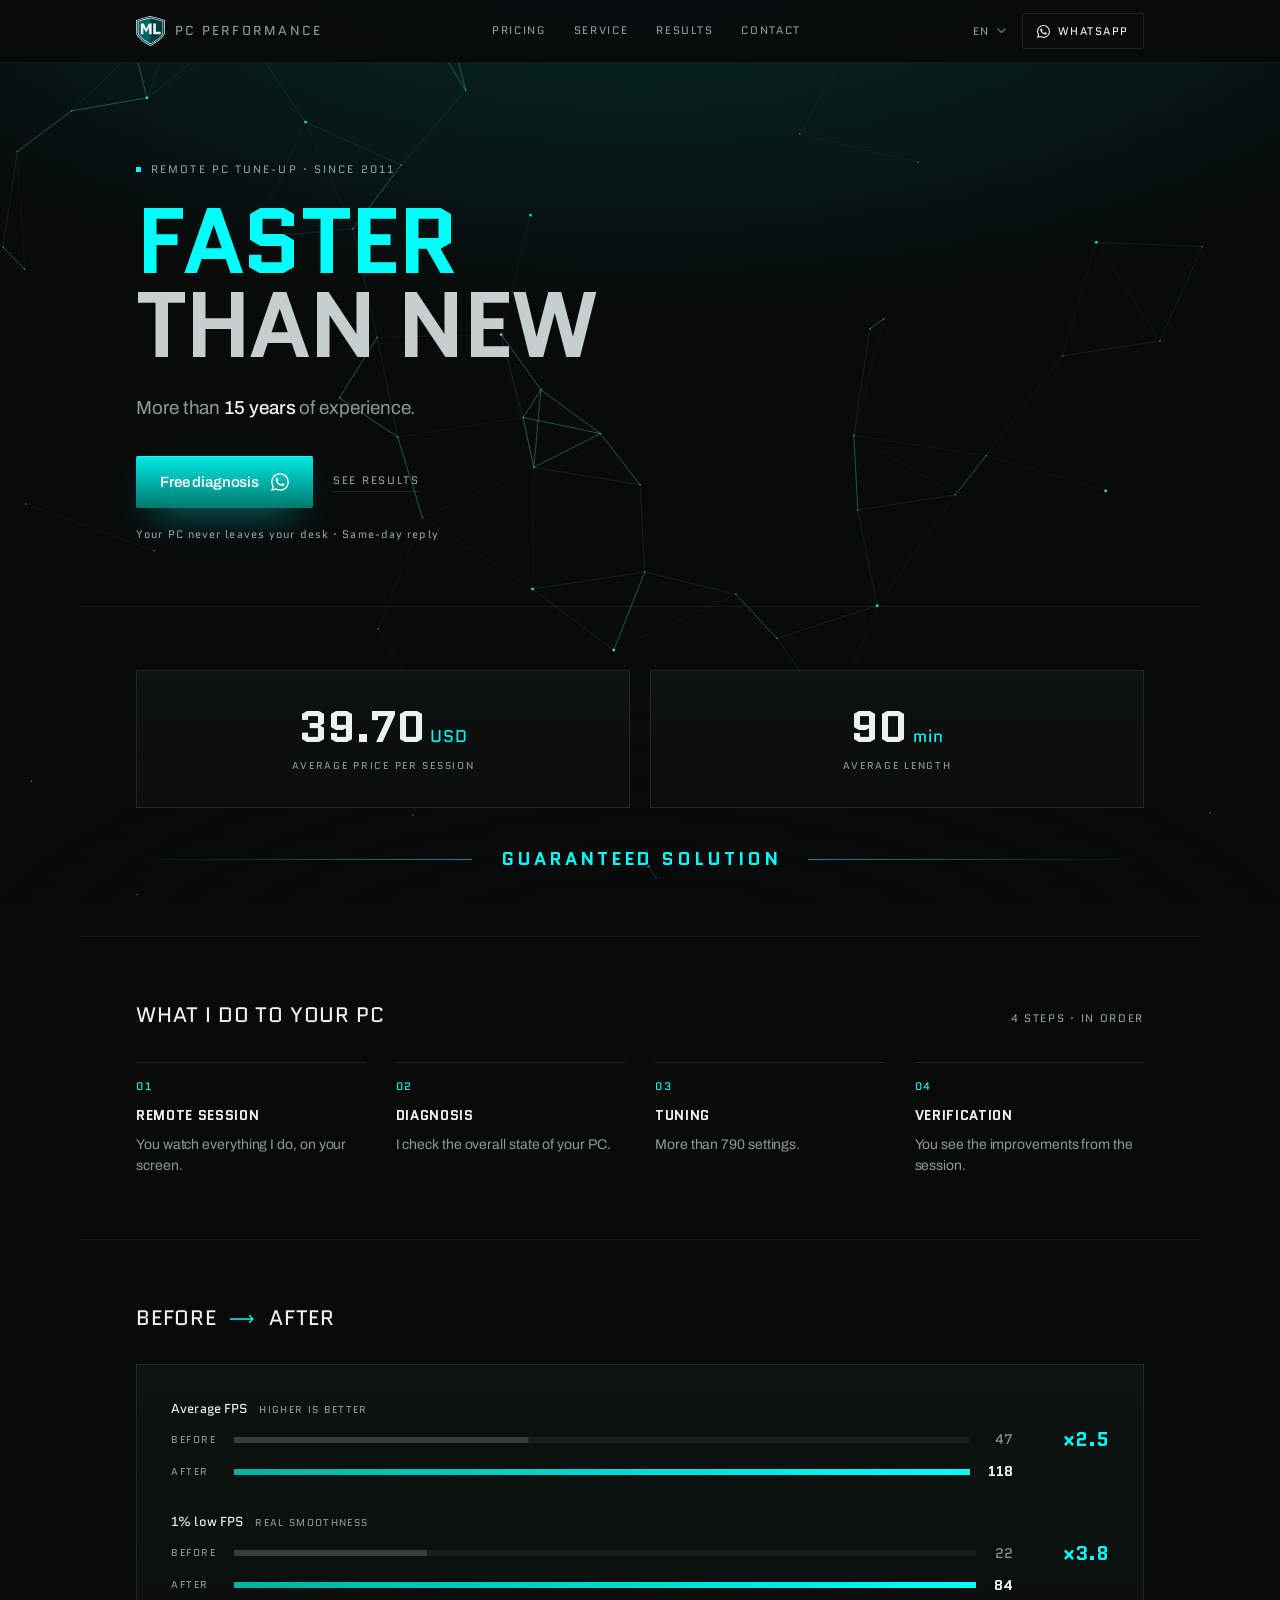
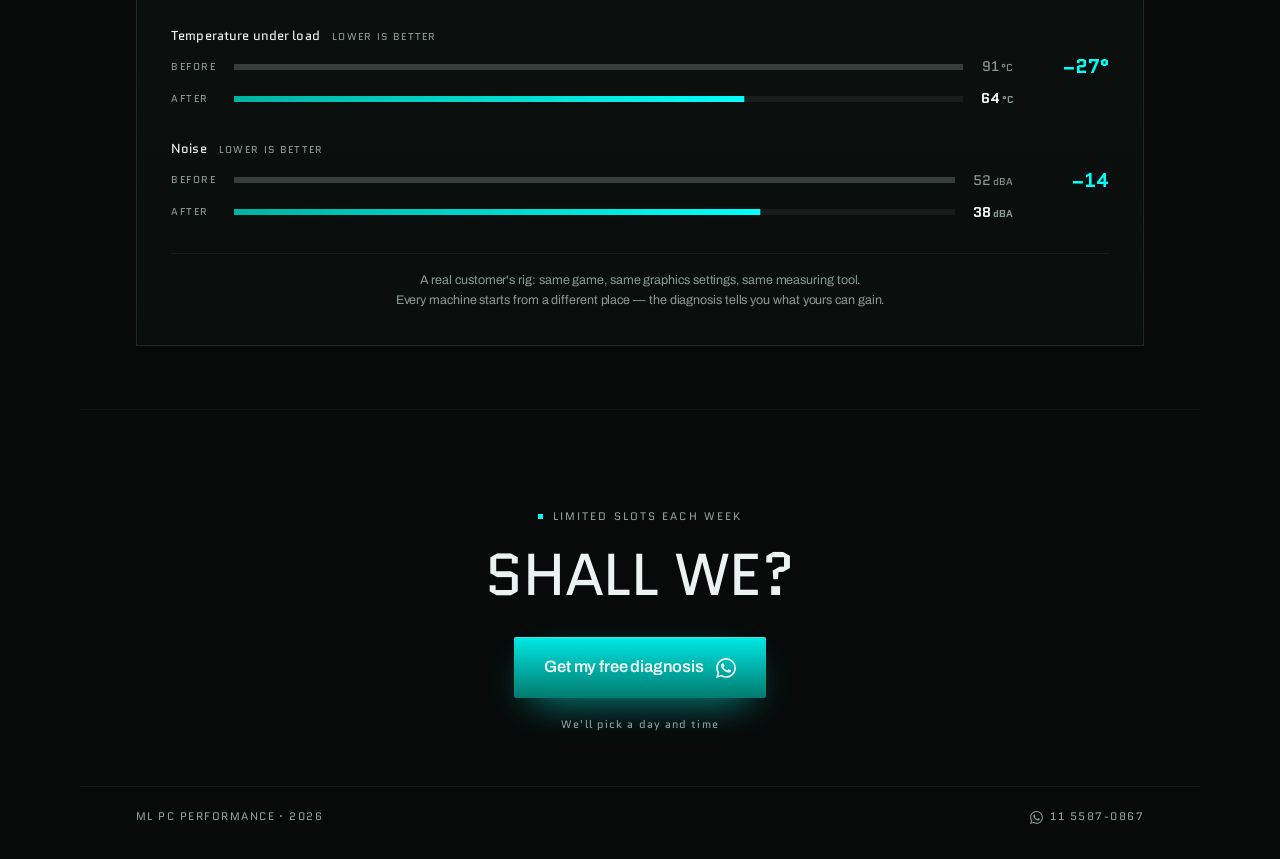
<file: index.html>
<!DOCTYPE html>
<html lang="es">
<head>
<meta charset="utf-8">
<meta name="viewport" content="width=device-width, initial-scale=1">
<meta name="description" data-i18n-attr="content:desc" content="Puesta a punto de PC 100% a distancia: más FPS, menos temperatura, menos ruido. 15 años optimizando equipos.">
<!-- el favicon se repinta desde --brand en js/plexus.js -->
<link rel="icon" data-brandable href="data:image/svg+xml,<svg xmlns='http://www.w3.org/2000/svg' viewBox='0 0 32 32'><rect width='32' height='32' fill='%230A0708'/><rect x='7' y='7' width='18' height='18' fill='none' stroke='%23FF2E2E' stroke-width='3'/></svg>">
<title>ML PC Performance</title>
<link rel="preconnect" href="https://fonts.googleapis.com">
<link rel="preconnect" href="https://fonts.gstatic.com" crossorigin>
<!-- adelanta el saludo TLS al servicio que resuelve el pais, asi la consulta
     de idioma y moneda tarda la mitad -->
<link rel="preconnect" href="https://api.country.is">
<script>
  /* COMPUERTA DE ARRANQUE. Nada se muestra hasta que esten resueltos el
     idioma, la moneda y las fuentes: si no, se ve el idioma por defecto y
     el cambio de tipografia en la cara. Lo levanta js/i18n.js.
     El timeout es la red de seguridad: si algo falla, la pagina aparece
     igual. Sin JS la clase nunca se agrega y todo se ve normal. */
  (function () {
    var r = document.documentElement;
    r.classList.add('booting');
    setTimeout(function () { r.classList.remove('booting'); }, 1600);
  })();
</script>
<!-- ==================================================================
     PIXEL DE META.  El ID va SOLO aca: Events Manager > Origenes de
     datos > el pixel > son 15 o 16 digitos.  Con el campo vacio no se
     carga nada de Meta: ni el script, ni las cookies.
     Los eventos de los botones los manda js/meta.js.
     ================================================================== -->
<script>window.MLPC_PIXEL = '1124671366336545';</script>
<!-- A DONDE SE GUARDAN LOS DATOS DEL FORMULARIO.
     Es un formulario de Google: cada envio cae en una planilla.
     Como se completa esto esta explicado en README.md.
     Si queda vacio el formulario sigue funcionando igual, pero NO se
     guarda nada: solo se arma el mensaje de WhatsApp. -->
<script>window.MLPC_FORM = {
  url: 'https://docs.google.com/forms/d/e/1FAIpQLSfWoMQQs4pXQcxx97nok7RZ6DDKAkkDj5h9MrehimYbypL6ow/formResponse',
  nombre:   'entry.451107416',
  tel:      'entry.507607860',
  pc:       'entry.426096353',
  problema: 'entry.1373985069',
  idioma:   'entry.847185577'
};</script>
<script>
  if (window.MLPC_PIXEL) {
    !function(f,b,e,v,n,t,s)
    {if(f.fbq)return;n=f.fbq=function(){n.callMethod?
    n.callMethod.apply(n,arguments):n.queue.push(arguments)};
    if(!f._fbq)f._fbq=n;n.push=n;n.loaded=!0;n.version='2.0';
    n.queue=[];t=b.createElement(e);t.async=!0;
    t.src=v;s=b.getElementsByTagName(e)[0];
    s.parentNode.insertBefore(t,s)}(window,document,'script',
    'https://connect.facebook.net/en_US/fbevents.js');
    fbq('init', window.MLPC_PIXEL);
    fbq('track', 'PageView');
  }
</script>
<!-- EL UNICO ARCHIVO EDITABLE: precios, duracion, color y frase.
     El telefono NO: vive escrito en los href de los botones de abajo,
     asi WhatsApp anda aunque el JavaScript no llegue a correr.
     Va aca arriba y sin defer porque el color de marca tiene que estar
     puesto antes del primer pintado. -->
<script src="config_editor.js?v=20261124a"></script>
<link rel="stylesheet" href="https://fonts.googleapis.com/css2?family=Archivo:wght@400;500;600&family=Quantico:wght@400;700&display=swap">
<!-- ?v= corta el cache del CDN: Pages sirve con max-age=600 y cada nodo
     guarda su copia, asi que sin esto un visitante (o un celular en 4G,
     que sale por otro nodo) puede ver hasta 10 minutos la version vieja.
     SUBIR ESTE NUMERO EN CADA DEPLOY que toque css/ o js/. -->
<link rel="stylesheet" href="css/theme.css?v=20261124a">
<link rel="stylesheet" href="css/styles.css?v=20261124a">
</head>
<body>
<canvas id="plexus" aria-hidden="true"></canvas>
<div class="cursor-glow" id="glow" aria-hidden="true"></div>
<div class="cursor" id="cursor" aria-hidden="true"></div>
<div class="vignette" aria-hidden="true"></div>
<div class="scanlines" aria-hidden="true"></div>

<div class="wrap">
  <span id="sentinel" aria-hidden="true"></span>

  <header class="top" id="top">
    <div class="row top__in">
      <div class="brand">
        <svg class="brand__mark" id="logo-ml" viewBox="0 0 1000 1041" role="img" aria-label="ML">
          <path d="M500 0 Q250 43 0 147 L0 570 C0 770 448 1012 500 1041 C552 1012 1000 770 1000 570 L1000 147 Q750 43 500 0 Z" class="l-ink"/>
          <path d="M500 26 Q250 69 25 163 L25 570 C25 758 451 987 500 1014 C549 987 975 758 975 570 L975 163 Q750 69 500 26 Z" class="l-shade"/>
          <path d="M500 62 Q250 105 60 185 L60 570 C60 742 455 950 500 975 C545 950 940 742 940 570 L940 185 Q750 105 500 62 Z" class="l-ink"/>
          <path d="M500 88 Q250 131 85 200 L85 570 C85 730 458 925 500 948 C542 925 915 730 915 570 L915 200 Q750 131 500 88 Z" class="l-field"/>
          <path d="M500 88 L500 948 C542 925 915 730 915 570 L915 200 Q750 131 500 88 Z" class="l-shade"/>
          <path d="M155 260 L272 260 L354 440 L445 260 L557 260 L544 293 L544 615 L558 632 L441 632 L455 615 L454 405 L354 575 L252 412 L253 615 L265 632 L154 632 L166 615 L168 293 Z" class="l-ink"/>
          <path d="M585 260 L702 260 L690 293 L690 550 L858 550 L858 632 L588 632 L600 615 L600 293 Z" class="l-ink"/>
        </svg>
        <span class="brand__name">PC&nbsp;Performance</span>
      </div>
      <!-- las secciones: js/nav.js scrollea y enciende la que se esta leyendo -->
      <nav class="nav" id="nav" data-i18n-attr="aria-label:nav_aria" aria-label="Secciones">
        <a href="#precio" class="nav__ancho" data-i18n="nav_precio">Precio</a>
        <a href="#servicio" data-i18n="nav_servicio">Servicio</a>
        <a href="#resultados" data-i18n="nav_resultados">Resultados</a>
        <a href="#testimonios" data-i18n="nav_opiniones" hidden>Testimonios</a>
        <a href="#contacto" class="nav__ancho" data-i18n="nav_contacto">Contacto</a>
      </nav>
      <div class="top__right">
        <!-- el menu lo arma js/i18n.js desde su lista de idiomas -->
        <div class="lang" id="langBox">
          <button class="lang__btn" id="langBtn" type="button" aria-haspopup="listbox" aria-expanded="false" aria-label="Idioma / Language">
            <span class="lang__code" id="langCode">ES</span>
            <svg class="lang__caret" width="9" height="6" viewBox="0 0 9 6" fill="none" aria-hidden="true"><path d="M1 1l3.5 3.5L8 1" stroke="currentColor" stroke-width="1.4" stroke-linecap="round" stroke-linejoin="round"/></svg>
          </button>
          <div class="lang__menu" id="langMenu" role="listbox" aria-label="Idioma / Language"></div>
        </div>
        <a class="top__cta" data-wa="header" aria-label="WhatsApp" href="https://wa.me/5491155870867?text=Hola%21%20Quiero%20una%20puesta%20a%20punto%20de%20mi%20PC">
          <svg class="ico-wa" width="13" height="13" viewBox="0 0 24 24" fill="currentColor" aria-hidden="true"><path d="M17.472 14.382c-.297-.149-1.758-.867-2.03-.967-.273-.099-.471-.148-.67.15-.197.297-.767.966-.94 1.164-.173.199-.347.223-.644.075-.297-.15-1.255-.463-2.39-1.475-.883-.788-1.48-1.761-1.653-2.059-.173-.297-.018-.458.13-.606.134-.133.298-.347.446-.52.149-.174.198-.298.298-.497.099-.198.05-.371-.025-.52-.075-.149-.669-1.612-.916-2.207-.242-.579-.487-.5-.669-.51-.173-.008-.371-.01-.57-.01-.198 0-.52.074-.792.372-.272.297-1.04 1.016-1.04 2.479 0 1.462 1.065 2.875 1.213 3.074.149.198 2.096 3.2 5.077 4.487.709.306 1.262.489 1.694.625.712.227 1.36.195 1.871.118.571-.085 1.758-.719 2.006-1.413.248-.694.248-1.289.173-1.413-.074-.124-.272-.198-.57-.347m-5.421 7.403h-.004a9.87 9.87 0 0 1-5.031-1.378l-.361-.214-3.741.982.998-3.648-.235-.374a9.86 9.86 0 0 1-1.51-5.26c.001-5.45 4.436-9.884 9.888-9.884 2.64 0 5.122 1.03 6.988 2.898a9.825 9.825 0 0 1 2.893 6.994c-.003 5.45-4.437 9.884-9.885 9.884m8.413-18.297A11.815 11.815 0 0 0 12.05 0C5.495 0 .16 5.335.157 11.892c0 2.096.547 4.142 1.588 5.945L.057 24l6.305-1.654a11.882 11.882 0 0 0 5.683 1.448h.005c6.554 0 11.89-5.335 11.893-11.893a11.821 11.821 0 0 0-3.48-8.413Z"/></svg> <span class="top__cta-txt">WhatsApp</span>
        </a>
      </div>
    </div>
  </header>

  <main>
    <section class="row hero">
      <p class="eyebrow rise d1"><i aria-hidden="true"></i> <span data-i18n="eyebrow_hero">Puesta a punto a distancia &middot; desde 2011</span></p>
      <h1 class="hero__h1 rise d2" data-i18n-html="h1"><span>Más <em>rápida</em></span><span>que nueva</span></h1>
      <p class="hero__sub rise d3" data-i18n-html="sub_exp">Más de <b>15 años</b> de experiencia.</p>
      <div class="actions rise d4">
        <a class="btn" data-wa="hero" href="https://wa.me/5491155870867?text=Hola%21%20Quiero%20una%20puesta%20a%20punto%20de%20mi%20PC">
          <span data-i18n="cta_hero">Pedir turno</span>
          <svg class="ico-wa" width="18" height="18" viewBox="0 0 24 24" fill="currentColor" aria-hidden="true"><path d="M17.472 14.382c-.297-.149-1.758-.867-2.03-.967-.273-.099-.471-.148-.67.15-.197.297-.767.966-.94 1.164-.173.199-.347.223-.644.075-.297-.15-1.255-.463-2.39-1.475-.883-.788-1.48-1.761-1.653-2.059-.173-.297-.018-.458.13-.606.134-.133.298-.347.446-.52.149-.174.198-.298.298-.497.099-.198.05-.371-.025-.52-.075-.149-.669-1.612-.916-2.207-.242-.579-.487-.5-.669-.51-.173-.008-.371-.01-.57-.01-.198 0-.52.074-.792.372-.272.297-1.04 1.016-1.04 2.479 0 1.462 1.065 2.875 1.213 3.074.149.198 2.096 3.2 5.077 4.487.709.306 1.262.489 1.694.625.712.227 1.36.195 1.871.118.571-.085 1.758-.719 2.006-1.413.248-.694.248-1.289.173-1.413-.074-.124-.272-.198-.57-.347m-5.421 7.403h-.004a9.87 9.87 0 0 1-5.031-1.378l-.361-.214-3.741.982.998-3.648-.235-.374a9.86 9.86 0 0 1-1.51-5.26c.001-5.45 4.436-9.884 9.888-9.884 2.64 0 5.122 1.03 6.988 2.898a9.825 9.825 0 0 1 2.893 6.994c-.003 5.45-4.437 9.884-9.885 9.884m8.413-18.297A11.815 11.815 0 0 0 12.05 0C5.495 0 .16 5.335.157 11.892c0 2.096.547 4.142 1.588 5.945L.057 24l6.305-1.654a11.882 11.882 0 0 0 5.683 1.448h.005c6.554 0 11.89-5.335 11.893-11.893a11.821 11.821 0 0 0-3.48-8.413Z"/></svg>
        </a>
        <a class="link" href="#resultados" data-i18n="link_results">Ver resultados</a>
      </div>
      <p class="note rise d4" data-i18n="note_hero">Sin mover la máquina &middot; Respondo el mismo día</p>
      <p class="note note--lang rise d4" data-lang-note data-i18n="session_lang" hidden>Las sesiones son en español o inglés.</p>
    </section>
    <section class="row sec" id="precio" data-reveal>
      <div class="stats">
        <div class="stat">
          <!-- el monto y la moneda los pone js/i18n.js segun el pais -->
          <div class="stat__n"><span id="price" data-count="0">&mdash;</span><s id="currency"></s></div>
          <div class="stat__l" data-i18n="s_price">Precio por sesión promedio</div>
        </div>
        <div class="stat">
          <!-- el numero lo pone js/i18n.js desde config_editor.js -->
          <div class="stat__n"><span id="duracion" data-count="30">30</span><s> min</s></div>
          <div class="stat__l" data-i18n="s_session">Duración promedio</div>
        </div>
      </div>
      <!-- la frase que edita el dueño; el texto va en mayusculas por CSS -->
      <p class="claim"><span class="claim__t" data-frase></span></p>
    </section>
    <section class="row sec" id="servicio" data-reveal>
      <div class="sec__head">
        <h2 class="sec__title" data-i18n="sec_steps">Qué le hago a tu PC</h2>
        <p class="sec__meta" data-i18n="steps_meta">4 pasos &middot; en orden</p>
      </div>
      <ol class="steps">
        <li class="step">
          <div class="step__n">01</div>
          <h3 class="step__t" data-i18n="st1_t">Conexión a distancia</h3>
          <p class="step__d" data-i18n="st1_d">Ves en pantalla todo lo que hago.</p>
        </li>
        <li class="step">
          <div class="step__n">02</div>
          <h3 class="step__t" data-i18n="st2_t">Diagnóstico</h3>
          <p class="step__d" data-i18n="st2_d">Verifico el estado general de tu PC.</p>
        </li>
        <li class="step">
          <div class="step__n">03</div>
          <h3 class="step__t" data-i18n="st3_t">Afinado</h3>
          <p class="step__d" data-i18n="st3_d">Más de 790 configuraciones.</p>
        </li>
        <li class="step">
          <div class="step__n">04</div>
          <h3 class="step__t" data-i18n="st4_t">Verificación</h3>
          <p class="step__d" data-i18n="st4_d">Ves las mejoras de la operación.</p>
        </li>
      </ol>
    </section>
    <section class="row sec" id="resultados" data-reveal>
      <div class="sec__head">
        <h2 class="sec__title"><span data-i18n="before">Antes</span><svg class="sec__arrow" width="26" height="8" viewBox="0 0 26 8" fill="none" aria-hidden="true"><path d="M0 4h23M19.5 .5 23 4l-3.5 3.5" stroke="currentColor" stroke-width="1.3" stroke-linecap="round" stroke-linejoin="round"/></svg><span data-i18n="after">Después</span></h2>
      </div>

      <div class="panel">
        <div class="metric">
          <div class="metric__head"><span class="metric__label" data-i18n="m_fps">FPS promedio</span><span class="metric__hint" data-i18n="h_more">más es mejor</span></div>
          <div class="track"><span class="track__name" data-i18n="before">Antes</span><div class="bar"><i style="--v:.40"></i></div><span class="track__val" data-count="47">47</span></div>
          <div class="track track--after"><span class="track__name" data-i18n="after">Después</span><div class="bar"><i style="--v:1"></i></div><span class="track__val" data-count="118">118</span></div>
          <div class="metric__delta" data-i18n="d_fps">&times;2,5</div>
        </div>

        <div class="metric">
          <div class="metric__head"><span class="metric__label" data-i18n="m_low">FPS 1% low</span><span class="metric__hint" data-i18n="h_low">fluidez real</span></div>
          <div class="track"><span class="track__name" data-i18n="before">Antes</span><div class="bar"><i style="--v:.26"></i></div><span class="track__val" data-count="22">22</span></div>
          <div class="track track--after"><span class="track__name" data-i18n="after">Después</span><div class="bar"><i style="--v:1"></i></div><span class="track__val" data-count="84">84</span></div>
          <div class="metric__delta" data-i18n="d_low">&times;3,8</div>
        </div>

        <div class="metric">
          <div class="metric__head"><span class="metric__label" data-i18n="m_temp">Temperatura en carga</span><span class="metric__hint" data-i18n="h_less">menos es mejor</span></div>
          <div class="track"><span class="track__name" data-i18n="before">Antes</span><div class="bar"><i style="--v:1"></i></div><span class="track__val"><span data-count="91">91</span><u>&deg;C</u></span></div>
          <div class="track track--after"><span class="track__name" data-i18n="after">Después</span><div class="bar"><i style="--v:.70"></i></div><span class="track__val"><span data-count="64">64</span><u>&deg;C</u></span></div>
          <div class="metric__delta" data-i18n="d_temp">&minus;27&deg;</div>
        </div>

        <div class="metric">
          <div class="metric__head"><span class="metric__label" data-i18n="m_noise">Ruido</span><span class="metric__hint" data-i18n="h_less">menos es mejor</span></div>
          <div class="track"><span class="track__name" data-i18n="before">Antes</span><div class="bar"><i style="--v:1"></i></div><span class="track__val"><span data-count="52">52</span><u>dBA</u></span></div>
          <div class="track track--after"><span class="track__name" data-i18n="after">Después</span><div class="bar"><i style="--v:.73"></i></div><span class="track__val"><span data-count="38">38</span><u>dBA</u></span></div>
          <div class="metric__delta" data-i18n="d_noise">&minus;14</div>
        </div>

        <p class="panel__foot" data-i18n-html="foot_panel">Equipo real de un cliente: mismo juego, misma configuración gráfica, misma herramienta de medición.<br>Cada máquina arranca de un estado distinto — el diagnóstico dice cuánto se puede ganar en la tuya.</p>
      </div>
    </section>
    <!-- TESTIMONIOS. Los trae y los arma js/testimonios.js. Arranca oculta y
         aparece solo si hay al menos uno: sin JS, sin servicio o sin
         testimonios, no queda una seccion vacia. Se dejan solo con un
         link de un solo uso que genera el dueño desde Editor.exe. -->
    <section class="row sec testi" id="testimonios" hidden>
      <div class="sec__head">
        <h2 class="sec__title" data-i18n="t_sec">Lo que dicen nuestros clientes</h2>
        <div class="testi__herr">
          <!-- como se ordenan: el default es el cronologico, el mas nuevo primero -->
          <div class="testi__orden" id="tOrden" role="group" data-i18n-attr="aria-label:t_ordenar" aria-label="Ordenar">
            <button type="button" data-orden="fecha" aria-pressed="true" data-i18n="t_ord_fecha">Recientes</button>
            <button type="button" data-orden="mas" aria-pressed="false"><span data-i18n="t_ord_mas">Mayor</span> <svg viewBox="0 0 20 20" aria-hidden="true"><path d="M10 1.6l2.6 5.3 5.8.85-4.2 4.1 1 5.8L10 14.9l-5.2 2.75 1-5.8-4.2-4.1 5.8-.85z"/></svg></button>
            <button type="button" data-orden="menos" aria-pressed="false"><span data-i18n="t_ord_menos">Menor</span> <svg viewBox="0 0 20 20" aria-hidden="true"><path d="M10 1.6l2.6 5.3 5.8.85-4.2 4.1 1 5.8L10 14.9l-5.2 2.75 1-5.8-4.2-4.1 5.8-.85z"/></svg></button>
          </div>
          <p class="sec__meta testi__meta"><span class="testi__prom" id="tProm" role="img"></span><span id="tCant"></span></p>
        </div>
      </div>
      <!-- el carrusel: paginas de 6, la mas nueva a la izquierda -->
      <div class="testi__vista" id="tVista">
        <div class="testi__pista" id="tLista" aria-live="polite"></div>
      </div>
      <div class="testi__nav" id="tNav" hidden>
        <button class="testi__flecha" id="tAnt" type="button" data-i18n-attr="aria-label:t_ant" aria-label="Más recientes">
          <svg width="16" height="16" viewBox="0 0 16 16" fill="none" aria-hidden="true"><path d="M10 3 5 8l5 5" stroke="currentColor" stroke-width="1.5" stroke-linecap="round" stroke-linejoin="round"/></svg>
        </button>
        <div class="testi__puntos" id="tPuntos"></div>
        <button class="testi__flecha" id="tSig" type="button" data-i18n-attr="aria-label:t_sig" aria-label="Más antiguos">
          <svg width="16" height="16" viewBox="0 0 16 16" fill="none" aria-hidden="true"><path d="m6 3 5 5-5 5" stroke="currentColor" stroke-width="1.5" stroke-linecap="round" stroke-linejoin="round"/></svg>
        </button>
      </div>
      <span id="tTxtEstrellas" data-i18n="t_estrellas" hidden></span>
      <span id="tTxtUna" data-i18n="t_una" hidden></span>
      <span id="tTxtVarias" data-i18n="t_varias" hidden></span>
      <span id="tTxtPag" data-i18n="t_pag" hidden></span>
      <span id="tTxtLeer" data-i18n="t_leer" hidden></span>
    </section>
    <section class="row close" id="contacto" data-reveal>
      <p class="eyebrow"><i aria-hidden="true"></i> <span data-i18n="eyebrow_close">Cupos limitados por semana</span></p>
      <h2 class="close__h" data-i18n="close_h">¿Arrancamos?</h2>
      <div class="actions">
        <a class="btn btn--big" data-wa="cierre" href="https://wa.me/5491155870867?text=Hola%21%20Quiero%20una%20puesta%20a%20punto%20de%20mi%20PC">
          <span data-i18n="cta_close">Escribime por WhatsApp</span>
          <svg class="ico-wa" width="20" height="20" viewBox="0 0 24 24" fill="currentColor" aria-hidden="true"><path d="M17.472 14.382c-.297-.149-1.758-.867-2.03-.967-.273-.099-.471-.148-.67.15-.197.297-.767.966-.94 1.164-.173.199-.347.223-.644.075-.297-.15-1.255-.463-2.39-1.475-.883-.788-1.48-1.761-1.653-2.059-.173-.297-.018-.458.13-.606.134-.133.298-.347.446-.52.149-.174.198-.298.298-.497.099-.198.05-.371-.025-.52-.075-.149-.669-1.612-.916-2.207-.242-.579-.487-.5-.669-.51-.173-.008-.371-.01-.57-.01-.198 0-.52.074-.792.372-.272.297-1.04 1.016-1.04 2.479 0 1.462 1.065 2.875 1.213 3.074.149.198 2.096 3.2 5.077 4.487.709.306 1.262.489 1.694.625.712.227 1.36.195 1.871.118.571-.085 1.758-.719 2.006-1.413.248-.694.248-1.289.173-1.413-.074-.124-.272-.198-.57-.347m-5.421 7.403h-.004a9.87 9.87 0 0 1-5.031-1.378l-.361-.214-3.741.982.998-3.648-.235-.374a9.86 9.86 0 0 1-1.51-5.26c.001-5.45 4.436-9.884 9.888-9.884 2.64 0 5.122 1.03 6.988 2.898a9.825 9.825 0 0 1 2.893 6.994c-.003 5.45-4.437 9.884-9.885 9.884m8.413-18.297A11.815 11.815 0 0 0 12.05 0C5.495 0 .16 5.335.157 11.892c0 2.096.547 4.142 1.588 5.945L.057 24l6.305-1.654a11.882 11.882 0 0 0 5.683 1.448h.005c6.554 0 11.89-5.335 11.893-11.893a11.821 11.821 0 0 0-3.48-8.413Z"/></svg>
        </a>
      </div>
      <p class="note" data-i18n="note_close">Coordinamos día y horario</p>
      <p class="note note--lang" data-lang-note data-i18n="session_lang" hidden>Las sesiones son en español o inglés.</p>
    </section>
  </main>

  <footer class="row foot">
    <span>ML PC Performance &middot; 2026</span>
    <a data-wa="footer" href="https://wa.me/5491155870867?text=Hola%21%20Quiero%20una%20puesta%20a%20punto%20de%20mi%20PC"><svg class="ico-wa" width="13" height="13" viewBox="0 0 24 24" fill="currentColor" aria-hidden="true"><path d="M17.472 14.382c-.297-.149-1.758-.867-2.03-.967-.273-.099-.471-.148-.67.15-.197.297-.767.966-.94 1.164-.173.199-.347.223-.644.075-.297-.15-1.255-.463-2.39-1.475-.883-.788-1.48-1.761-1.653-2.059-.173-.297-.018-.458.13-.606.134-.133.298-.347.446-.52.149-.174.198-.298.298-.497.099-.198.05-.371-.025-.52-.075-.149-.669-1.612-.916-2.207-.242-.579-.487-.5-.669-.51-.173-.008-.371-.01-.57-.01-.198 0-.52.074-.792.372-.272.297-1.04 1.016-1.04 2.479 0 1.462 1.065 2.875 1.213 3.074.149.198 2.096 3.2 5.077 4.487.709.306 1.262.489 1.694.625.712.227 1.36.195 1.871.118.571-.085 1.758-.719 2.006-1.413.248-.694.248-1.289.173-1.413-.074-.124-.272-.198-.57-.347m-5.421 7.403h-.004a9.87 9.87 0 0 1-5.031-1.378l-.361-.214-3.741.982.998-3.648-.235-.374a9.86 9.86 0 0 1-1.51-5.26c.001-5.45 4.436-9.884 9.888-9.884 2.64 0 5.122 1.03 6.988 2.898a9.825 9.825 0 0 1 2.893 6.994c-.003 5.45-4.437 9.884-9.885 9.884m8.413-18.297A11.815 11.815 0 0 0 12.05 0C5.495 0 .16 5.335.157 11.892c0 2.096.547 4.142 1.588 5.945L.057 24l6.305-1.654a11.882 11.882 0 0 0 5.683 1.448h.005c6.554 0 11.89-5.335 11.893-11.893a11.821 11.821 0 0 0-3.48-8.413Z"/></svg>11 5587-0867</a>
  </footer>
</div>

<!-- FORMULARIO DE DIAGNOSTICO
     Lo abre js/formulario.js cuando se toca cualquier boton de WhatsApp.
     Va FUERA de .wrap a proposito: la compuerta de arranque le pone
     opacity 0 y pointer-events none a todo lo de adentro.

     Sin JavaScript este dialogo nunca se abre y los botones siguen
     llevando derecho a WhatsApp, que es como funciono siempre. -->
<!-- El buzon: aca adentro se manda el formulario a Google. Es un
     <form> comun apuntando a un iframe, el metodo mas viejo que hay,
     porque es el unico que el navegador NO puede descartar. sendBeacon
     esta pensado para disparar y olvidarse mientras la pagina se va, y
     el navegador tiene derecho a tirarlo; justamente lo que pasaba. -->
<iframe name="buzon" id="buzon" title="envio" tabindex="-1" aria-hidden="true"
        style="position:absolute;width:0;height:0;border:0;left:-9999px"></iframe>

<!-- EL TESTIMONIO ENTERO: lo abre "Leer mas" en las tarjetas cuyo texto
     no entra. Va fuera de .wrap por lo mismo que el formulario. -->
<dialog class="modal testi__modal" id="tModal" aria-label="Testimonio">
  <div class="modal__caja" tabindex="-1">
    <button type="button" class="modal__x" id="tModalX" data-i18n-attr="aria-label:f_cerrar" aria-label="Cerrar">
      <svg width="15" height="15" viewBox="0 0 15 15" fill="none" aria-hidden="true"><path d="M2 2l11 11M13 2L2 13" stroke="currentColor" stroke-width="1.6" stroke-linecap="round"/></svg>
    </button>
    <div id="tModalCuerpo"></div>
  </div>
</dialog>

<dialog class="modal" id="modal" aria-labelledby="fTitulo">
  <form class="modal__caja" id="form" tabindex="-1" novalidate>
    <button type="button" class="modal__x" id="fCerrar" data-i18n-attr="aria-label:f_cerrar" aria-label="Cerrar">
      <svg width="15" height="15" viewBox="0 0 15 15" fill="none" aria-hidden="true"><path d="M2 2l11 11M13 2L2 13" stroke="currentColor" stroke-width="1.6" stroke-linecap="round"/></svg>
    </button>

    <h2 class="modal__h" id="fTitulo" data-i18n="f_title">Reservá tu diagnóstico gratis</h2>
    <p class="modal__sub" data-i18n="f_sub">Son 30 segundos. Te respondo por WhatsApp el mismo día.</p>

    <label class="campo">
      <span class="campo__l" data-i18n="f_nombre">Nombre</span>
      <input class="campo__c" type="text" id="fNombre" name="nombre" autocomplete="name"
             maxlength="40" data-i18n-attr="placeholder:f_nombre_ph" placeholder="Tu nombre">
    </label>

    <!-- El prefijo fijo, la ayuda y el eco de abajo los pone
         js/formulario.js segun el pais: a un argentino le muestra
         "+54 9" y le saca solos el 0 y el 15; al resto le pide el codigo
         de pais. El eco repite el numero completo ya armado, para que no
         quede ninguna duda de que se entendio bien. -->
    <!-- El codigo de pais arranca en el que dice la IP, pero SE PUEDE
         CAMBIAR: un colombiano de visita en Argentina tiene numero de
         Colombia, y con un prefijo fijo quedaba atrapado sin poder
         escribir el suyo.
         El eco de abajo repite el numero entero ya armado: es lo que
         saca de encima la duda del 0, el 15 y el +54. -->
    <div class="campo" id="campoTel">
      <label class="campo__l" for="fTel" data-i18n="f_tel">Número de WhatsApp</label>
      <div class="dupla">
        <!-- Desplegable propio y no un <select>: el nativo abre una
             ventana del SISTEMA, donde nuestro cursor no puede seguir al
             mouse ni dibujarse encima. Siendo contenido de la pagina,
             todo sigue funcionando igual que en el resto del sitio, y
             ademas se puede tipear para saltar al pais. -->
        <div class="combo" id="combo">
          <button type="button" class="campo__c combo__boton" id="fPaisBtn"
                  aria-haspopup="listbox" aria-expanded="false" aria-controls="fPaisLista"
                  data-i18n-attr="aria-label:f_pais" aria-label="País">
            <span id="fPaisTexto"><img class="combo__bandera" src="static/banderas/ar.png" alt="AR" width="22" height="15" loading="lazy" decoding="async">+54</span>
            <svg class="combo__flecha" width="10" height="6" viewBox="0 0 10 6" fill="none" aria-hidden="true"><path d="M1 1l4 4 4-4" stroke="currentColor" stroke-width="1.5" stroke-linecap="round" stroke-linejoin="round"/></svg>
          </button>
          <div class="combo__lista" id="fPaisLista" hidden>
            <div class="combo__scroll" id="fPaisListaScroll" role="listbox">
            <div class="combo__op" role="option" tabindex="-1" data-cod="54" data-pais="AR" aria-selected="true"><img class="combo__bandera" src="static/banderas/ar.png" alt="AR" width="22" height="15" loading="lazy" decoding="async">+54</div>
            <div class="combo__op" role="option" tabindex="-1" data-cod="591" data-pais="BO" aria-selected="false"><img class="combo__bandera" src="static/banderas/bo.png" alt="BO" width="22" height="15" loading="lazy" decoding="async">+591</div>
            <div class="combo__op" role="option" tabindex="-1" data-cod="55" data-pais="BR" aria-selected="false"><img class="combo__bandera" src="static/banderas/br.png" alt="BR" width="22" height="15" loading="lazy" decoding="async">+55</div>
            <div class="combo__op" role="option" tabindex="-1" data-cod="1" data-pais="CA" aria-selected="false"><img class="combo__bandera" src="static/banderas/ca.png" alt="CA" width="22" height="15" loading="lazy" decoding="async">+1</div>
            <div class="combo__op" role="option" tabindex="-1" data-cod="56" data-pais="CL" aria-selected="false"><img class="combo__bandera" src="static/banderas/cl.png" alt="CL" width="22" height="15" loading="lazy" decoding="async">+56</div>
            <div class="combo__op" role="option" tabindex="-1" data-cod="57" data-pais="CO" aria-selected="false"><img class="combo__bandera" src="static/banderas/co.png" alt="CO" width="22" height="15" loading="lazy" decoding="async">+57</div>
            <div class="combo__op" role="option" tabindex="-1" data-cod="506" data-pais="CR" aria-selected="false"><img class="combo__bandera" src="static/banderas/cr.png" alt="CR" width="22" height="15" loading="lazy" decoding="async">+506</div>
            <div class="combo__op" role="option" tabindex="-1" data-cod="53" data-pais="CU" aria-selected="false"><img class="combo__bandera" src="static/banderas/cu.png" alt="CU" width="22" height="15" loading="lazy" decoding="async">+53</div>
            <div class="combo__op" role="option" tabindex="-1" data-cod="1" data-pais="DO" aria-selected="false"><img class="combo__bandera" src="static/banderas/do.png" alt="DO" width="22" height="15" loading="lazy" decoding="async">+1</div>
            <div class="combo__op" role="option" tabindex="-1" data-cod="593" data-pais="EC" aria-selected="false"><img class="combo__bandera" src="static/banderas/ec.png" alt="EC" width="22" height="15" loading="lazy" decoding="async">+593</div>
            <div class="combo__op" role="option" tabindex="-1" data-cod="503" data-pais="SV" aria-selected="false"><img class="combo__bandera" src="static/banderas/sv.png" alt="SV" width="22" height="15" loading="lazy" decoding="async">+503</div>
            <div class="combo__op" role="option" tabindex="-1" data-cod="502" data-pais="GT" aria-selected="false"><img class="combo__bandera" src="static/banderas/gt.png" alt="GT" width="22" height="15" loading="lazy" decoding="async">+502</div>
            <div class="combo__op" role="option" tabindex="-1" data-cod="504" data-pais="HN" aria-selected="false"><img class="combo__bandera" src="static/banderas/hn.png" alt="HN" width="22" height="15" loading="lazy" decoding="async">+504</div>
            <div class="combo__op" role="option" tabindex="-1" data-cod="52" data-pais="MX" aria-selected="false"><img class="combo__bandera" src="static/banderas/mx.png" alt="MX" width="22" height="15" loading="lazy" decoding="async">+52</div>
            <div class="combo__op" role="option" tabindex="-1" data-cod="505" data-pais="NI" aria-selected="false"><img class="combo__bandera" src="static/banderas/ni.png" alt="NI" width="22" height="15" loading="lazy" decoding="async">+505</div>
            <div class="combo__op" role="option" tabindex="-1" data-cod="507" data-pais="PA" aria-selected="false"><img class="combo__bandera" src="static/banderas/pa.png" alt="PA" width="22" height="15" loading="lazy" decoding="async">+507</div>
            <div class="combo__op" role="option" tabindex="-1" data-cod="595" data-pais="PY" aria-selected="false"><img class="combo__bandera" src="static/banderas/py.png" alt="PY" width="22" height="15" loading="lazy" decoding="async">+595</div>
            <div class="combo__op" role="option" tabindex="-1" data-cod="51" data-pais="PE" aria-selected="false"><img class="combo__bandera" src="static/banderas/pe.png" alt="PE" width="22" height="15" loading="lazy" decoding="async">+51</div>
            <div class="combo__op" role="option" tabindex="-1" data-cod="1" data-pais="PR" aria-selected="false"><img class="combo__bandera" src="static/banderas/pr.png" alt="PR" width="22" height="15" loading="lazy" decoding="async">+1</div>
            <div class="combo__op" role="option" tabindex="-1" data-cod="598" data-pais="UY" aria-selected="false"><img class="combo__bandera" src="static/banderas/uy.png" alt="UY" width="22" height="15" loading="lazy" decoding="async">+598</div>
            <div class="combo__op" role="option" tabindex="-1" data-cod="58" data-pais="VE" aria-selected="false"><img class="combo__bandera" src="static/banderas/ve.png" alt="VE" width="22" height="15" loading="lazy" decoding="async">+58</div>
            <div class="combo__op" role="option" tabindex="-1" data-cod="1" data-pais="US" aria-selected="false"><img class="combo__bandera" src="static/banderas/us.png" alt="US" width="22" height="15" loading="lazy" decoding="async">+1</div>
            <div class="combo__op" role="option" tabindex="-1" data-cod="34" data-pais="ES" aria-selected="false"><img class="combo__bandera" src="static/banderas/es.png" alt="ES" width="22" height="15" loading="lazy" decoding="async">+34</div>
            <div class="combo__op" role="option" tabindex="-1" data-cod="351" data-pais="PT" aria-selected="false"><img class="combo__bandera" src="static/banderas/pt.png" alt="PT" width="22" height="15" loading="lazy" decoding="async">+351</div>
            <div class="combo__op" role="option" tabindex="-1" data-cod="39" data-pais="IT" aria-selected="false"><img class="combo__bandera" src="static/banderas/it.png" alt="IT" width="22" height="15" loading="lazy" decoding="async">+39</div>
            <div class="combo__op" role="option" tabindex="-1" data-cod="33" data-pais="FR" aria-selected="false"><img class="combo__bandera" src="static/banderas/fr.png" alt="FR" width="22" height="15" loading="lazy" decoding="async">+33</div>
            <div class="combo__op" role="option" tabindex="-1" data-cod="49" data-pais="DE" aria-selected="false"><img class="combo__bandera" src="static/banderas/de.png" alt="DE" width="22" height="15" loading="lazy" decoding="async">+49</div>
            <div class="combo__op" role="option" tabindex="-1" data-cod="44" data-pais="GB" aria-selected="false"><img class="combo__bandera" src="static/banderas/gb.png" alt="GB" width="22" height="15" loading="lazy" decoding="async">+44</div>
            <div class="combo__op" role="option" tabindex="-1" data-cod="353" data-pais="IE" aria-selected="false"><img class="combo__bandera" src="static/banderas/ie.png" alt="IE" width="22" height="15" loading="lazy" decoding="async">+353</div>
            <div class="combo__op" role="option" tabindex="-1" data-cod="31" data-pais="NL" aria-selected="false"><img class="combo__bandera" src="static/banderas/nl.png" alt="NL" width="22" height="15" loading="lazy" decoding="async">+31</div>
            <div class="combo__op" role="option" tabindex="-1" data-cod="32" data-pais="BE" aria-selected="false"><img class="combo__bandera" src="static/banderas/be.png" alt="BE" width="22" height="15" loading="lazy" decoding="async">+32</div>
            <div class="combo__op" role="option" tabindex="-1" data-cod="41" data-pais="CH" aria-selected="false"><img class="combo__bandera" src="static/banderas/ch.png" alt="CH" width="22" height="15" loading="lazy" decoding="async">+41</div>
            <div class="combo__op" role="option" tabindex="-1" data-cod="43" data-pais="AT" aria-selected="false"><img class="combo__bandera" src="static/banderas/at.png" alt="AT" width="22" height="15" loading="lazy" decoding="async">+43</div>
            <div class="combo__op" role="option" tabindex="-1" data-cod="46" data-pais="SE" aria-selected="false"><img class="combo__bandera" src="static/banderas/se.png" alt="SE" width="22" height="15" loading="lazy" decoding="async">+46</div>
            <div class="combo__op" role="option" tabindex="-1" data-cod="47" data-pais="NO" aria-selected="false"><img class="combo__bandera" src="static/banderas/no.png" alt="NO" width="22" height="15" loading="lazy" decoding="async">+47</div>
            <div class="combo__op" role="option" tabindex="-1" data-cod="45" data-pais="DK" aria-selected="false"><img class="combo__bandera" src="static/banderas/dk.png" alt="DK" width="22" height="15" loading="lazy" decoding="async">+45</div>
            <div class="combo__op" role="option" tabindex="-1" data-cod="48" data-pais="PL" aria-selected="false"><img class="combo__bandera" src="static/banderas/pl.png" alt="PL" width="22" height="15" loading="lazy" decoding="async">+48</div>
            <div class="combo__op" role="option" tabindex="-1" data-cod="7" data-pais="RU" aria-selected="false"><img class="combo__bandera" src="static/banderas/ru.png" alt="RU" width="22" height="15" loading="lazy" decoding="async">+7</div>
            <div class="combo__op" role="option" tabindex="-1" data-cod="90" data-pais="TR" aria-selected="false"><img class="combo__bandera" src="static/banderas/tr.png" alt="TR" width="22" height="15" loading="lazy" decoding="async">+90</div>
            <div class="combo__op" role="option" tabindex="-1" data-cod="972" data-pais="IL" aria-selected="false"><img class="combo__bandera" src="static/banderas/il.png" alt="IL" width="22" height="15" loading="lazy" decoding="async">+972</div>
            <div class="combo__op" role="option" tabindex="-1" data-cod="971" data-pais="AE" aria-selected="false"><img class="combo__bandera" src="static/banderas/ae.png" alt="AE" width="22" height="15" loading="lazy" decoding="async">+971</div>
            <div class="combo__op" role="option" tabindex="-1" data-cod="27" data-pais="ZA" aria-selected="false"><img class="combo__bandera" src="static/banderas/za.png" alt="ZA" width="22" height="15" loading="lazy" decoding="async">+27</div>
            <div class="combo__op" role="option" tabindex="-1" data-cod="61" data-pais="AU" aria-selected="false"><img class="combo__bandera" src="static/banderas/au.png" alt="AU" width="22" height="15" loading="lazy" decoding="async">+61</div>
            <div class="combo__op" role="option" tabindex="-1" data-cod="64" data-pais="NZ" aria-selected="false"><img class="combo__bandera" src="static/banderas/nz.png" alt="NZ" width="22" height="15" loading="lazy" decoding="async">+64</div>
            <div class="combo__op" role="option" tabindex="-1" data-cod="81" data-pais="JP" aria-selected="false"><img class="combo__bandera" src="static/banderas/jp.png" alt="JP" width="22" height="15" loading="lazy" decoding="async">+81</div>
            <div class="combo__op" role="option" tabindex="-1" data-cod="86" data-pais="CN" aria-selected="false"><img class="combo__bandera" src="static/banderas/cn.png" alt="CN" width="22" height="15" loading="lazy" decoding="async">+86</div>
            <div class="combo__op" role="option" tabindex="-1" data-cod="91" data-pais="IN" aria-selected="false"><img class="combo__bandera" src="static/banderas/in.png" alt="IN" width="22" height="15" loading="lazy" decoding="async">+91</div>
            </div>
          <div class="combo__barra" aria-hidden="true"><i></i></div>
          </div>
        </div>
        <input type="hidden" id="fPais" value="54">
        <input class="campo__c" type="tel" id="fTel" name="tel" autocomplete="tel"
               inputmode="numeric" maxlength="20"
               data-i18n-attr="placeholder:f_tel_ph" placeholder="11 2345-6789">
      </div>
      <span class="eco" id="fTelEco" aria-live="polite"></span>
    </div>

    <!-- Etiquetas y no desplegables A PROPOSITO. Un <select> abre una
         ventana del SISTEMA, fuera de la pagina: ahi el cursor propio no
         puede seguir al mouse ni dibujarse encima, y en el celular tapa
         media pantalla. Asi ademas se elige de un toque en vez de dos y
         se leen todas las opciones sin abrir nada, que en este
         formulario es parte del argumento.
         Por dentro siguen siendo radios nativos: teclado y lectores de
         pantalla funcionan sin agregar nada. -->
    <fieldset class="campo opciones" id="grupoPc">
      <legend class="campo__l" data-i18n="f_pc">¿Qué tipo de PC tenés?</legend>
      <div class="pills">
        <label class="pill"><input type="radio" name="pc" value="pc1"><span data-i18n="f_pc1">Notebook</span></label>
        <label class="pill"><input type="radio" name="pc" value="pc2"><span data-i18n="f_pc2">PC de escritorio</span></label>
      </div>
    </fieldset>

    <!-- Ocho opciones: desplegable. El mismo componente que el del
         codigo de pais, hecho en la pagina y no un <select> nativo. -->
    <div class="campo" id="campoProb">
      <label class="campo__l" data-i18n="f_prob">¿Cuál es el problema principal?</label>
      <div class="combo combo--ancho" id="comboProb">
        <button type="button" class="campo__c combo__boton" id="fProbBtn"
                aria-haspopup="listbox" aria-expanded="false" aria-controls="fProbLista">
          <span id="fProbTexto" data-i18n="f_elegi">Elegí una opción</span>
          <svg class="combo__flecha" width="10" height="6" viewBox="0 0 10 6" fill="none" aria-hidden="true"><path d="M1 1l4 4 4-4" stroke="currentColor" stroke-width="1.5" stroke-linecap="round" stroke-linejoin="round"/></svg>
        </button>
        <div class="combo__lista" id="fProbLista" hidden>
          <div class="combo__scroll" id="fProbListaScroll" role="listbox">
          <div class="combo__op" role="option" tabindex="-1" data-cod="p1" aria-selected="false" data-i18n="f_p1">opcion 1</div>
          <div class="combo__op" role="option" tabindex="-1" data-cod="p2" aria-selected="false" data-i18n="f_p2">opcion 2</div>
          <div class="combo__op" role="option" tabindex="-1" data-cod="p3" aria-selected="false" data-i18n="f_p3">opcion 3</div>
          <div class="combo__op" role="option" tabindex="-1" data-cod="p4" aria-selected="false" data-i18n="f_p4">opcion 4</div>
          <div class="combo__op" role="option" tabindex="-1" data-cod="p5" aria-selected="false" data-i18n="f_p5">opcion 5</div>
          <div class="combo__op" role="option" tabindex="-1" data-cod="p6" aria-selected="false" data-i18n="f_p6">opcion 6</div>
          <div class="combo__op" role="option" tabindex="-1" data-cod="p7" aria-selected="false" data-i18n="f_p7">opcion 7</div>
          <div class="combo__op" role="option" tabindex="-1" data-cod="p8" aria-selected="false" data-i18n="f_p8">opcion 8</div>
          </div>
          <div class="combo__barra" aria-hidden="true"><i></i></div>
        </div>
      </div>
      <input type="hidden" id="fProb" value="">
    </div>

    <label class="acuerdo">
      <input type="checkbox" id="fOk" name="ok">
      <span data-i18n="f_ok">Entiendo que el diagnóstico es gratuito y 100% a distancia. El precio y la duración final del servicio pueden variar según las características de mi PC, mi velocidad de internet y la complejidad de la operación.</span>
    </label>

    <p class="modal__err" id="fError" role="alert" data-i18n="f_falta" hidden>Te falta completar esto</p>

    <!-- ES UN LINK Y NO UN BOTON, A PROPOSITO.
         El navegador interno de Instagram muestra su cartel ANTES de
         navegar cuando la persona activa un link; con una navegacion por
         codigo (location.href, o un .click() nuestro) se lleva la pagina
         a wa.me y recien ahi lo muestra. Se nota en que queda detras del
         cartel: su pagina o la de WhatsApp. Y si ya navego, muere el
         reloj que detecta a los que no llegan.
         El href lo completa js/formulario.js recien cuando el formulario
         esta completo; si falta algo, cancela la navegacion. -->
    <!-- El logo de WhatsApp en vez de la flecha generica: es el unico
         boton de la pagina que abre la app, y el simbolo dice adonde
         lleva mejor que una flecha. Va en el mismo lugar que la flecha
         de los demas botones, para que la familia se mantenga. -->
    <a class="btn btn--big modal__enviar" id="fEnviar" href="#" role="button">
      <span data-i18n="f_enviar">Confirmar diagnóstico gratis</span>
      <svg class="ico-wa" width="20" height="20" viewBox="0 0 24 24" fill="currentColor" aria-hidden="true"><path d="M17.472 14.382c-.297-.149-1.758-.867-2.03-.967-.273-.099-.471-.148-.67.15-.197.297-.767.966-.94 1.164-.173.199-.347.223-.644.075-.297-.15-1.255-.463-2.39-1.475-.883-.788-1.48-1.761-1.653-2.059-.173-.297-.018-.458.13-.606.134-.133.298-.347.446-.52.149-.174.198-.298.298-.497.099-.198.05-.371-.025-.52-.075-.149-.669-1.612-.916-2.207-.242-.579-.487-.5-.669-.51-.173-.008-.371-.01-.57-.01-.198 0-.52.074-.792.372-.272.297-1.04 1.016-1.04 2.479 0 1.462 1.065 2.875 1.213 3.074.149.198 2.096 3.2 5.077 4.487.709.306 1.262.489 1.694.625.712.227 1.36.195 1.871.118.571-.085 1.758-.719 2.006-1.413.248-.694.248-1.289.173-1.413-.074-.124-.272-.198-.57-.347m-5.421 7.403h-.004a9.87 9.87 0 0 1-5.031-1.378l-.361-.214-3.741.982.998-3.648-.235-.374a9.86 9.86 0 0 1-1.51-5.26c.001-5.45 4.436-9.884 9.888-9.884 2.64 0 5.122 1.03 6.988 2.898a9.825 9.825 0 0 1 2.893 6.994c-.003 5.45-4.437 9.884-9.885 9.884m8.413-18.297A11.815 11.815 0 0 0 12.05 0C5.495 0 .16 5.335.157 11.892c0 2.096.547 4.142 1.588 5.945L.057 24l6.305-1.654a11.882 11.882 0 0 0 5.683 1.448h.005c6.554 0 11.89-5.335 11.893-11.893a11.821 11.821 0 0 0-3.48-8.413Z"/></svg>
    </a>
    <!-- LA SALIDA DE EMERGENCIA
         En el telefono el boton de arriba no navega: le pide al sistema
         que abra la app. Si la app no esta, no pasa absolutamente nada y
         la persona se queda mirando el formulario sin entender. Por eso,
         apenas se toca, aparece esto: dice que se esta abriendo y deja un
         link a wa.me para el que no tenga WhatsApp instalado.
         El href lo completa js/formulario.js. -->
    <p class="modal__salida" id="fSalida" hidden>
      <span data-i18n="f_abriendo">Abriendo WhatsApp…</span>
      <a id="fEscape" href="#" data-i18n="f_escape">¿No se abrió? Abrilo acá</a>
    </p>
    <!-- para que Enter dentro de un campo siga enviando el formulario -->
    <button type="submit" class="solo-teclado" tabindex="-1" aria-hidden="true"></button>
    <!-- Textos que el JS necesita YA TRADUCIDOS. Viven en el DOM y no en
         una variable para no tener que exponer el diccionario entero: el
         mismo mecanismo de i18n que todo lo demas los deja al dia. -->
    <span id="fPlantilla" data-i18n="f_msg" hidden></span>
    <span data-i18n="f_tel_eco" hidden></span>
    <span data-i18n="f_tel_falta" hidden></span>
  </form>
</dialog>

<!-- EL FILTRO DE LA ONDA DEL CLICK (js/onda.js): desplaza el contenido real
     con el mapa que genera el JS (R = x, G = y, gris = neutro). Tres
     desplazamientos con distinta fuerza, uno por canal: split RGB solo
     donde hay distorsion. La version liviana es para maquinas que no dan
     abasto (la elige js/onda.js midiendo los frames). -->
<svg class="fx-defs" aria-hidden="true" width="0" height="0">
  <filter id="onda" filterUnits="userSpaceOnUse" primitiveUnits="userSpaceOnUse" color-interpolation-filters="sRGB" x="0" y="0" width="1" height="1">
    <feImage id="onda-mapa" preserveAspectRatio="none" result="map"/>
    <feFlood flood-color="rgb(128,128,128)" result="neutral"/>
    <feComposite in="map" in2="neutral" operator="over" result="dmap"/>
    <feDisplacementMap in="SourceGraphic" in2="dmap" scale="84" xChannelSelector="R" yChannelSelector="G" result="dr"/>
    <feDisplacementMap in="SourceGraphic" in2="dmap" scale="70" xChannelSelector="R" yChannelSelector="G" result="dg"/>
    <feDisplacementMap in="SourceGraphic" in2="dmap" scale="56" xChannelSelector="R" yChannelSelector="G" result="db"/>
    <feColorMatrix in="dr" values="1 0 0 0 0  0 0 0 0 0  0 0 0 0 0  0 0 0 1 0" result="r"/>
    <feColorMatrix in="dg" values="0 0 0 0 0  0 1 0 0 0  0 0 0 0 0  0 0 0 1 0" result="g"/>
    <feColorMatrix in="db" values="0 0 0 0 0  0 0 0 0 0  0 0 1 0 0  0 0 0 1 0" result="b"/>
    <feComposite in="r" in2="g" operator="arithmetic" k2="1" k3="1" result="rg"/>
    <feComposite in="rg" in2="b" operator="arithmetic" k2="1" k3="1"/>
  </filter>
  <filter id="onda-lite" filterUnits="userSpaceOnUse" primitiveUnits="userSpaceOnUse" color-interpolation-filters="sRGB" x="0" y="0" width="1" height="1">
    <feImage id="onda-mapa-lite" preserveAspectRatio="none" result="map"/>
    <feFlood flood-color="rgb(128,128,128)" result="neutral"/>
    <feComposite in="map" in2="neutral" operator="over" result="dmap"/>
    <feDisplacementMap in="SourceGraphic" in2="dmap" scale="70" xChannelSelector="R" yChannelSelector="G"/>
  </filter>
</svg>

<script src="js/i18n.js?v=20261124a"></script>
<script src="js/plexus.js?v=20261124a"></script>
<script src="js/drag.js?v=20261124a"></script>
<!-- El formulario de diagnostico: intercepta los botones y, al
     enviarse, arma el mensaje y salta a WhatsApp. -->
<script src="js/formulario.js?v=20261124a"></script>
<script src="js/meta.js?v=20261124a"></script>
<script src="js/testimonios.js?v=20261124a"></script>
<script src="js/nav.js?v=20261124a"></script>
<script src="js/onda.js?v=20261124a"></script>
<script src="js/ventanas.js?v=20261124a"></script>
<script src="js/salto.js?v=20261124a"></script>
</body>
</html>
</file>
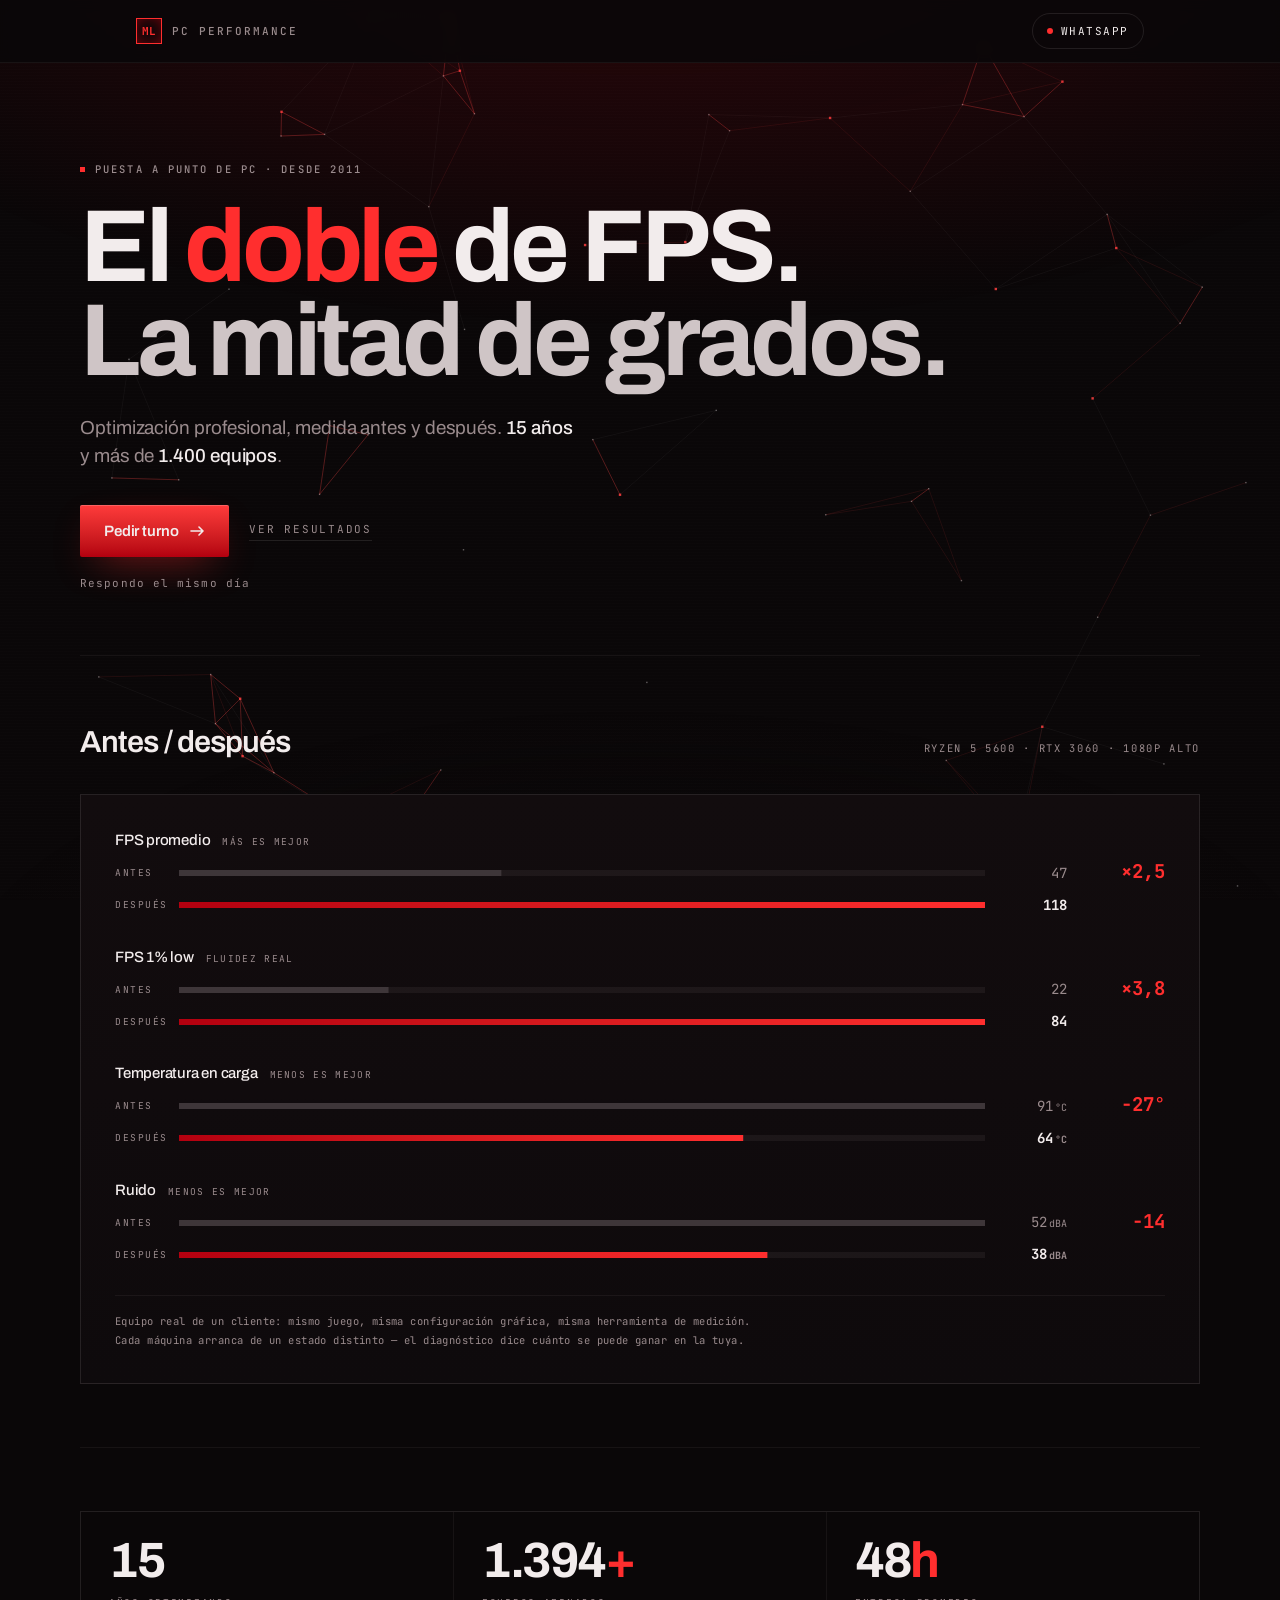
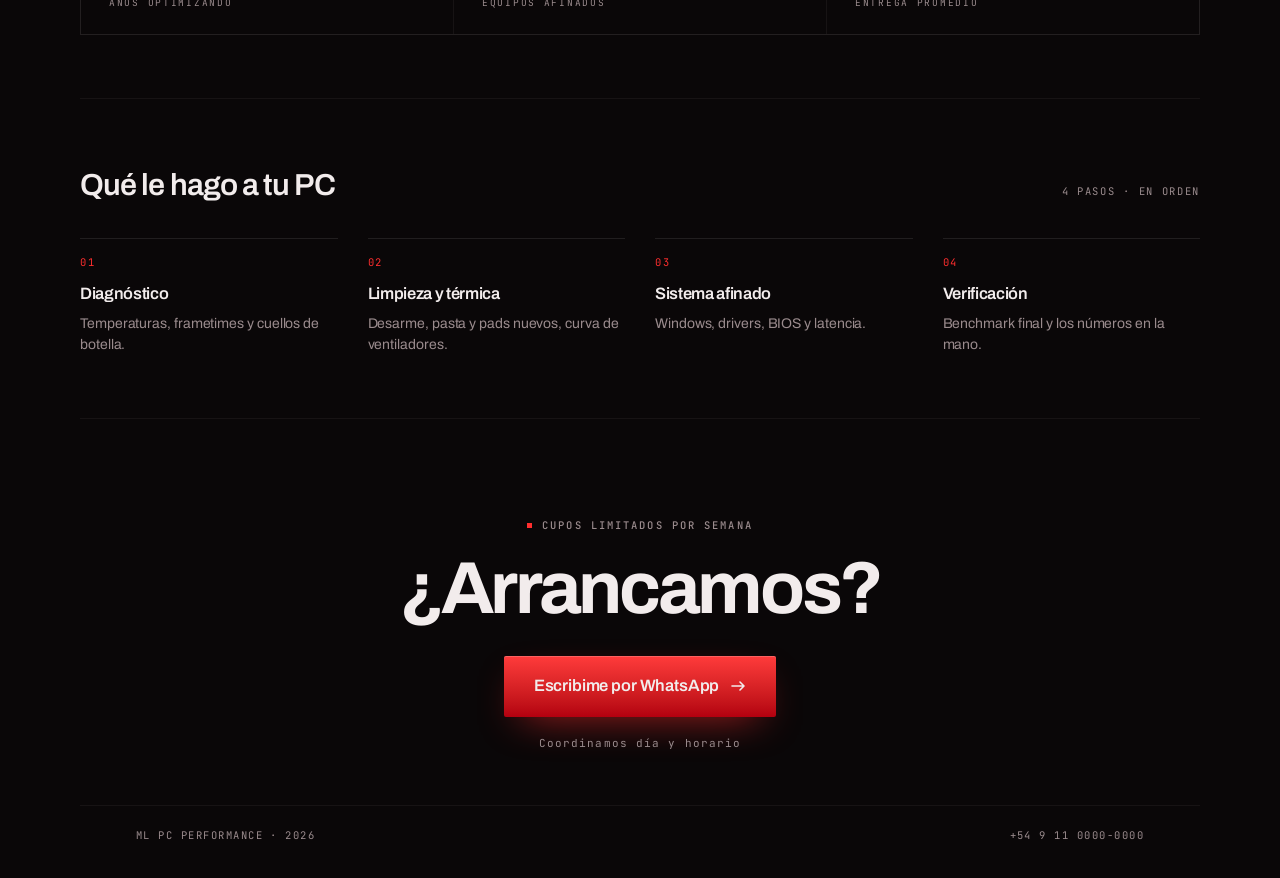
<file: landing/index.html>
<!DOCTYPE html>
<html lang="es">
<head>
<meta charset="utf-8">
<meta name="viewport" content="width=device-width, initial-scale=1">
<meta name="description" content="Puesta a punto de PC: más FPS, menos temperatura, menos ruido. 15 años optimizando equipos.">
<!-- el favicon se repinta desde --brand en js/plexus.js -->
<link rel="icon" data-brandable href="data:image/svg+xml,<svg xmlns='http://www.w3.org/2000/svg' viewBox='0 0 32 32'><rect width='32' height='32' fill='%230A0708'/><rect x='7' y='7' width='18' height='18' fill='none' stroke='%23FF2E2E' stroke-width='3'/></svg>">
<title>ML PC Performance</title>
<link rel="preconnect" href="https://fonts.gstatic.com" crossorigin>
<link rel="stylesheet" href="https://fonts.googleapis.com/css2?family=Archivo:wght@400;500;600;700&family=JetBrains+Mono:wght@400;500;700&display=swap">
<link rel="stylesheet" href="css/theme.css">
<link rel="stylesheet" href="css/styles.css">
</head>
<body>
<canvas id="plexus" aria-hidden="true"></canvas>
<div class="cursor-glow" id="glow" aria-hidden="true"></div>
<div class="vignette" aria-hidden="true"></div>
<div class="scanlines" aria-hidden="true"></div>

<div class="wrap">
  <span id="sentinel" aria-hidden="true"></span>

  <header class="top" id="top">
    <div class="row top__in">
      <div class="brand">
        <span class="brand__mark">ML</span>
        <span class="brand__name">PC&nbsp;Performance</span>
      </div>
      <!-- REEMPLAZAR NUMERO DE WHATSAPP: buscar 5491100000000 (4 lugares) -->
      <a class="top__cta" href="https://wa.me/5491100000000?text=Hola!%20Quiero%20una%20puesta%20a%20punto%20de%20mi%20PC">
        <span class="dot" aria-hidden="true"></span> WhatsApp
      </a>
    </div>
  </header>

  <main>
    <section class="row hero">
      <p class="eyebrow rise d1"><i aria-hidden="true"></i> Puesta a punto de PC &middot; desde 2011</p>
      <h1 class="hero__h1 rise d2">El <em>doble</em> de FPS.<span>La mitad de grados.</span></h1>
      <p class="hero__sub rise d3">Optimización profesional, medida antes y después. <b>15 años</b> y más de <b>1.400 equipos</b>.</p>
      <div class="actions rise d4">
        <a class="btn" href="https://wa.me/5491100000000?text=Hola!%20Quiero%20una%20puesta%20a%20punto%20de%20mi%20PC">
          Pedir turno
          <svg width="15" height="10" viewBox="0 0 15 10" fill="none" aria-hidden="true"><path d="M1 5h12M9 1l4 4-4 4" stroke="currentColor" stroke-width="1.6" stroke-linecap="round" stroke-linejoin="round"/></svg>
        </a>
        <a class="link" href="#resultados">Ver resultados</a>
      </div>
      <p class="note rise d4">Respondo el mismo día</p>
    </section>

    <section class="row sec" id="resultados" data-reveal>
      <div class="sec__head">
        <h2 class="sec__title">Antes / después</h2>
        <p class="sec__meta">Ryzen 5 5600 &middot; RTX 3060 &middot; 1080p alto</p>
      </div>

      <div class="panel">
        <div class="metric">
          <div class="metric__head"><span class="metric__label">FPS promedio</span><span class="metric__hint">más es mejor</span></div>
          <div class="track"><span class="track__name">Antes</span><div class="bar"><i style="--v:.40"></i></div><span class="track__val" data-count="47">47</span></div>
          <div class="track track--after"><span class="track__name">Después</span><div class="bar"><i style="--v:1"></i></div><span class="track__val" data-count="118">118</span></div>
          <div class="metric__delta">&times;2,5</div>
        </div>

        <div class="metric">
          <div class="metric__head"><span class="metric__label">FPS 1% low</span><span class="metric__hint">fluidez real</span></div>
          <div class="track"><span class="track__name">Antes</span><div class="bar"><i style="--v:.26"></i></div><span class="track__val" data-count="22">22</span></div>
          <div class="track track--after"><span class="track__name">Después</span><div class="bar"><i style="--v:1"></i></div><span class="track__val" data-count="84">84</span></div>
          <div class="metric__delta">&times;3,8</div>
        </div>

        <div class="metric">
          <div class="metric__head"><span class="metric__label">Temperatura en carga</span><span class="metric__hint">menos es mejor</span></div>
          <div class="track"><span class="track__name">Antes</span><div class="bar"><i style="--v:1"></i></div><span class="track__val"><span data-count="91">91</span><u>&deg;C</u></span></div>
          <div class="track track--after"><span class="track__name">Después</span><div class="bar"><i style="--v:.70"></i></div><span class="track__val"><span data-count="64">64</span><u>&deg;C</u></span></div>
          <div class="metric__delta">&minus;27&deg;</div>
        </div>

        <div class="metric">
          <div class="metric__head"><span class="metric__label">Ruido</span><span class="metric__hint">menos es mejor</span></div>
          <div class="track"><span class="track__name">Antes</span><div class="bar"><i style="--v:1"></i></div><span class="track__val"><span data-count="52">52</span><u>dBA</u></span></div>
          <div class="track track--after"><span class="track__name">Después</span><div class="bar"><i style="--v:.73"></i></div><span class="track__val"><span data-count="38">38</span><u>dBA</u></span></div>
          <div class="metric__delta">&minus;14</div>
        </div>

        <p class="panel__foot">Equipo real de un cliente: mismo juego, misma configuración gráfica, misma herramienta de medición.<br>Cada máquina arranca de un estado distinto — el diagnóstico dice cuánto se puede ganar en la tuya.</p>
      </div>
    </section>

    <section class="row sec" data-reveal>
      <div class="stats">
        <div class="stat">
          <div class="stat__n"><span data-count="15">15</span></div>
          <div class="stat__l">Años optimizando</div>
        </div>
        <div class="stat">
          <div class="stat__n"><span data-count="1400">1.400</span><s>+</s></div>
          <div class="stat__l">Equipos afinados</div>
        </div>
        <div class="stat">
          <div class="stat__n"><span data-count="48">48</span><s>h</s></div>
          <div class="stat__l">Entrega promedio</div>
        </div>
      </div>
    </section>

    <section class="row sec" data-reveal>
      <div class="sec__head">
        <h2 class="sec__title">Qué le hago a tu PC</h2>
        <p class="sec__meta">4 pasos &middot; en orden</p>
      </div>
      <ol class="steps">
        <li class="step">
          <div class="step__n">01</div>
          <h3 class="step__t">Diagnóstico</h3>
          <p class="step__d">Temperaturas, frametimes y cuellos de botella.</p>
        </li>
        <li class="step">
          <div class="step__n">02</div>
          <h3 class="step__t">Limpieza y térmica</h3>
          <p class="step__d">Desarme, pasta y pads nuevos, curva de ventiladores.</p>
        </li>
        <li class="step">
          <div class="step__n">03</div>
          <h3 class="step__t">Sistema afinado</h3>
          <p class="step__d">Windows, drivers, BIOS y latencia.</p>
        </li>
        <li class="step">
          <div class="step__n">04</div>
          <h3 class="step__t">Verificación</h3>
          <p class="step__d">Benchmark final y los números en la mano.</p>
        </li>
      </ol>
    </section>

    <section class="row close" data-reveal>
      <p class="eyebrow"><i aria-hidden="true"></i> Cupos limitados por semana</p>
      <h2 class="close__h">¿Arrancamos?</h2>
      <div class="actions">
        <a class="btn btn--big" href="https://wa.me/5491100000000?text=Hola!%20Quiero%20una%20puesta%20a%20punto%20de%20mi%20PC">
          Escribime por WhatsApp
          <svg width="15" height="10" viewBox="0 0 15 10" fill="none" aria-hidden="true"><path d="M1 5h12M9 1l4 4-4 4" stroke="currentColor" stroke-width="1.6" stroke-linecap="round" stroke-linejoin="round"/></svg>
        </a>
      </div>
      <p class="note">Coordinamos día y horario</p>
    </section>
  </main>

  <footer class="row foot">
    <span>ML PC Performance &middot; 2026</span>
    <a href="https://wa.me/5491100000000?text=Hola!%20Quiero%20una%20puesta%20a%20punto%20de%20mi%20PC">+54 9 11 0000-0000</a>
  </footer>
</div>
<script src="js/plexus.js"></script>
<script src="js/drag.js"></script>
</body>
</html>
</file>
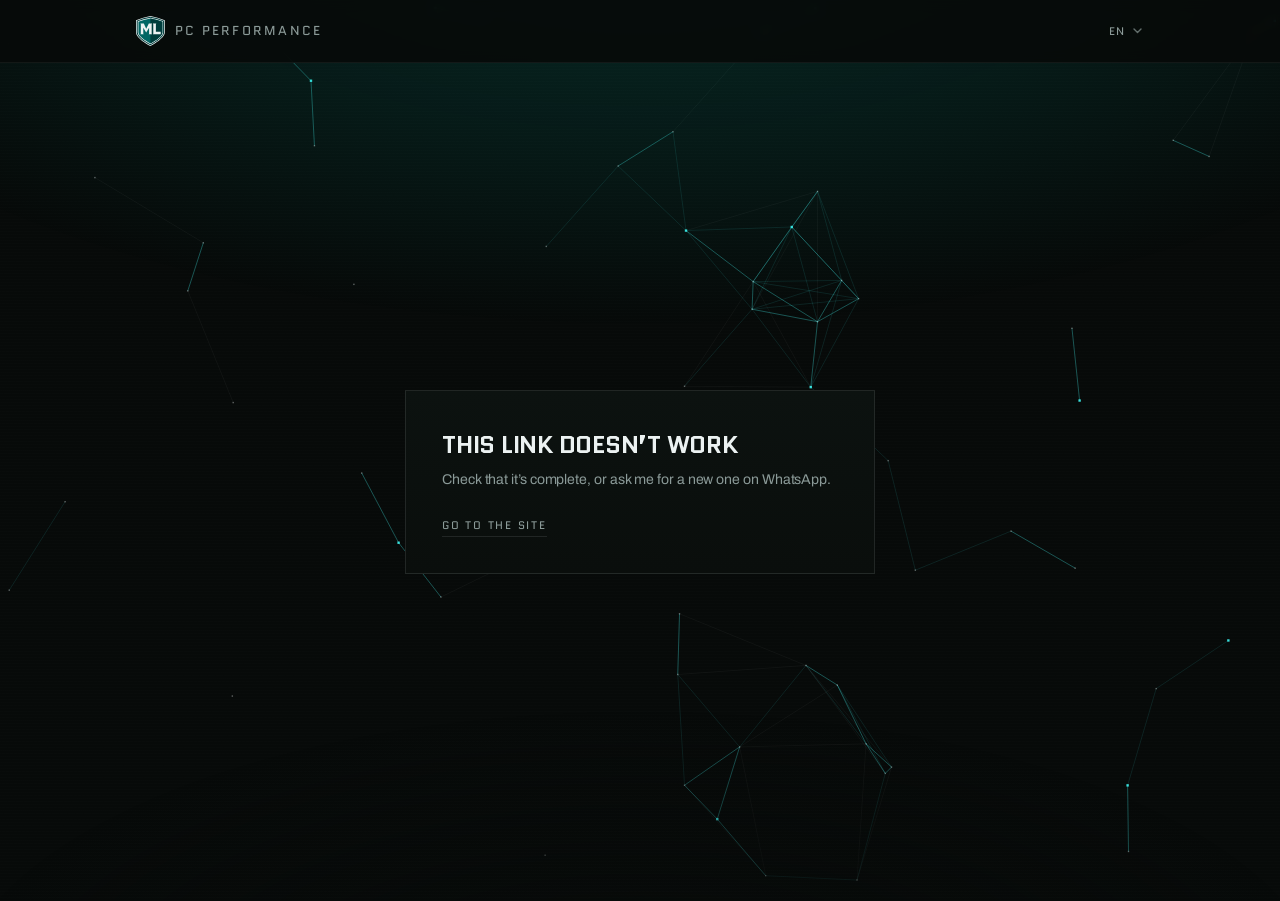
<file: testimonio.html>
<!DOCTYPE html>
<html lang="es">
<head>
<meta charset="utf-8">
<meta name="viewport" content="width=device-width, initial-scale=1">
<!-- Pagina privada: solo se llega con un link de un solo uso. Que no la
     indexe nadie ni la muestre en resultados. -->
<meta name="robots" content="noindex, nofollow">
<meta name="referrer" content="no-referrer">
<link rel="icon" data-brandable href="data:image/svg+xml,<svg xmlns='http://www.w3.org/2000/svg' viewBox='0 0 32 32'><rect width='32' height='32' fill='%230A0708'/><rect x='7' y='7' width='18' height='18' fill='none' stroke='%23FF2E2E' stroke-width='3'/></svg>">
<title>ML PC Performance</title>
<link rel="preconnect" href="https://fonts.googleapis.com">
<link rel="preconnect" href="https://fonts.gstatic.com" crossorigin>
<link rel="preconnect" href="https://api.country.is">
<link rel="preconnect" href="https://script.google.com">
<!-- la misma compuerta de arranque que index.html: ver alla -->
<script>
  (function () {
    var r = document.documentElement;
    r.classList.add('booting');
    setTimeout(function () { r.classList.remove('booting'); }, 1600);
  })();
</script>
<script src="config_editor.js?v=20261113i"></script>
<link rel="stylesheet" href="https://fonts.googleapis.com/css2?family=Archivo:wght@400;500;600&family=Quantico:wght@400;700&display=swap">
<link rel="stylesheet" href="css/theme.css?v=20261113i">
<link rel="stylesheet" href="css/styles.css?v=20261113i">
</head>
<body>

<canvas id="plexus" aria-hidden="true"></canvas>
<div class="cursor-glow" id="glow" aria-hidden="true"></div>
<div class="cursor" id="cursor" aria-hidden="true"></div>
<div class="vignette" aria-hidden="true"></div>
<div class="scanlines" aria-hidden="true"></div>

<div class="wrap">
  <span id="sentinel" aria-hidden="true"></span>

  <header class="top" id="top">
    <div class="row top__in">
      <a class="brand" href="./">
        <svg class="brand__mark" id="logo-ml" viewBox="0 0 1000 1041" role="img" aria-label="ML">
        <path d="M500 0 Q250 43 0 147 L0 570 C0 770 448 1012 500 1041 C552 1012 1000 770 1000 570 L1000 147 Q750 43 500 0 Z" class="l-ink"/>
        <path d="M500 26 Q250 69 25 163 L25 570 C25 758 451 987 500 1014 C549 987 975 758 975 570 L975 163 Q750 69 500 26 Z" class="l-shade"/>
        <path d="M500 62 Q250 105 60 185 L60 570 C60 742 455 950 500 975 C545 950 940 742 940 570 L940 185 Q750 105 500 62 Z" class="l-ink"/>
        <path d="M500 88 Q250 131 85 200 L85 570 C85 730 458 925 500 948 C542 925 915 730 915 570 L915 200 Q750 131 500 88 Z" class="l-field"/>
        <path d="M500 88 L500 948 C542 925 915 730 915 570 L915 200 Q750 131 500 88 Z" class="l-shade"/>
        <path d="M155 260 L272 260 L354 440 L445 260 L557 260 L544 293 L544 615 L558 632 L441 632 L455 615 L454 405 L354 575 L252 412 L253 615 L265 632 L154 632 L166 615 L168 293 Z" class="l-ink"/>
        <path d="M585 260 L702 260 L690 293 L690 550 L858 550 L858 632 L588 632 L600 615 L600 293 Z" class="l-ink"/>
        </svg>
        <span class="brand__name">PC&nbsp;Performance</span>
      </a>
      <div class="top__right">
        <div class="lang" id="langBox">
          <button class="lang__btn" id="langBtn" type="button" aria-haspopup="listbox" aria-expanded="false" aria-label="Idioma / Language">
            <span class="lang__code" id="langCode">ES</span>
            <svg class="lang__caret" width="9" height="6" viewBox="0 0 9 6" fill="none" aria-hidden="true"><path d="M1 1l3.5 3.5L8 1" stroke="currentColor" stroke-width="1.4" stroke-linecap="round" stroke-linejoin="round"/></svg>
          </button>
          <div class="lang__menu" id="langMenu" role="listbox" aria-label="Idioma / Language"></div>
        </div>
      </div>
    </div>
  </header>

  <main class="row tpag">
    <div class="tcaja">

      <!-- mientras se pregunta si el link sirve -->
      <div data-pantalla="cargando">
        <p class="tcaja__espera" data-i18n="tf_cargando">Revisando el link…</p>
      </div>

      <form id="tForm" data-pantalla="form" novalidate hidden>
        <h1 class="modal__h" data-i18n="tf_title">¿Cómo te fue?</h1>
        <p class="modal__sub" data-i18n="tf_sub">Tu opinión aparece en la página y ayuda a otros a decidirse.</p>

        <fieldset class="campo opciones testrellas" id="tEstrellas">
          <legend class="campo__l" data-i18n="tf_rating">¿Cuántas estrellas le das?</legend>
          <div class="testrellas__fila">
            <label><input type="radio" name="estrellas" value="1"><span class="solo-teclado" data-i18n="tf_e1">1 estrella</span><svg viewBox="0 0 20 20" aria-hidden="true"><path d="M10 1.6l2.6 5.3 5.8.85-4.2 4.1 1 5.8L10 14.9l-5.2 2.75 1-5.8-4.2-4.1 5.8-.85z"/></svg></label>
            <label><input type="radio" name="estrellas" value="2"><span class="solo-teclado" data-i18n="tf_e2">2 estrellas</span><svg viewBox="0 0 20 20" aria-hidden="true"><path d="M10 1.6l2.6 5.3 5.8.85-4.2 4.1 1 5.8L10 14.9l-5.2 2.75 1-5.8-4.2-4.1 5.8-.85z"/></svg></label>
            <label><input type="radio" name="estrellas" value="3"><span class="solo-teclado" data-i18n="tf_e3">3 estrellas</span><svg viewBox="0 0 20 20" aria-hidden="true"><path d="M10 1.6l2.6 5.3 5.8.85-4.2 4.1 1 5.8L10 14.9l-5.2 2.75 1-5.8-4.2-4.1 5.8-.85z"/></svg></label>
            <label><input type="radio" name="estrellas" value="4"><span class="solo-teclado" data-i18n="tf_e4">4 estrellas</span><svg viewBox="0 0 20 20" aria-hidden="true"><path d="M10 1.6l2.6 5.3 5.8.85-4.2 4.1 1 5.8L10 14.9l-5.2 2.75 1-5.8-4.2-4.1 5.8-.85z"/></svg></label>
            <label><input type="radio" name="estrellas" value="5"><span class="solo-teclado" data-i18n="tf_e5">5 estrellas</span><svg viewBox="0 0 20 20" aria-hidden="true"><path d="M10 1.6l2.6 5.3 5.8.85-4.2 4.1 1 5.8L10 14.9l-5.2 2.75 1-5.8-4.2-4.1 5.8-.85z"/></svg></label>
          </div>
        </fieldset>

        <label class="campo">
          <span class="campo__l" data-i18n="tf_nombre">Tu nombre</span>
          <input class="campo__c" type="text" id="tNombre" maxlength="40" autocomplete="name"
                 data-i18n-attr="placeholder:tf_nombre_ph" placeholder="Como querés que aparezca">
        </label>

        <label class="campo">
          <span class="campo__l"><span data-i18n="tf_texto">Tu experiencia</span><span class="tcuenta" id="tCuenta"></span></span>
          <textarea class="campo__c ttexto" id="tTexto" rows="5" maxlength="600"
                    data-i18n-attr="placeholder:tf_texto_ph" placeholder="¿Cómo andaba tu PC antes y cómo anda ahora?"></textarea>
        </label>

        <p class="modal__err" id="tError" role="alert" hidden></p>

        <button type="submit" class="btn btn--big modal__enviar" id="tEnviar">
          <span data-i18n="tf_enviar">Publicar mi opinión</span>
        </button>

        <span id="tTxtFalta" data-i18n="f_falta" hidden></span>
        <span id="tTxtCorto" data-i18n="tf_corto" hidden></span>
        <span id="tTxtLargo" data-i18n="tf_largo" hidden></span>
        <span id="tTxtError" data-i18n="tf_error" hidden></span>
      </form>

      <div data-pantalla="gracias" hidden>
        <h1 class="modal__h" data-i18n="tf_gracias_h">¡Gracias!</h1>
        <p class="modal__sub" data-i18n="tf_gracias">Tu opinión ya está publicada.</p>
        <a class="btn" href="./#testimonios"><span data-i18n="tf_ver">Verla en el sitio</span></a>
      </div>

      <div data-pantalla="usado" hidden>
        <h1 class="modal__h" data-i18n="tf_usado">Este link ya se usó</h1>
        <p class="modal__sub" data-i18n="tf_usado_d">Cada link sirve para una sola opinión. Si querés cambiar algo, escribime por WhatsApp.</p>
        <a class="link" href="./#testimonios" data-i18n="tf_ir">Ir al sitio</a>
      </div>
      <div data-pantalla="vencido" hidden>
        <h1 class="modal__h" data-i18n="tf_vencido">Este link venció</h1>
        <p class="modal__sub" data-i18n="tf_vencido_d">Los links duran unos días. Pedime uno nuevo por WhatsApp.</p>
        <a class="link" href="./" data-i18n="tf_ir">Ir al sitio</a>
      </div>
      <div data-pantalla="invalido" hidden>
        <h1 class="modal__h" data-i18n="tf_invalido">Este link no funciona</h1>
        <p class="modal__sub" data-i18n="tf_invalido_d">Revisá que esté completo o pedime uno nuevo por WhatsApp.</p>
        <a class="link" href="./" data-i18n="tf_ir">Ir al sitio</a>
      </div>

      <noscript><p class="modal__sub">Para dejar tu opinión hace falta activar JavaScript.</p></noscript>
    </div>
  </main>
</div>

<script src="js/i18n.js?v=20261113i"></script>
<script src="js/plexus.js?v=20261113i"></script>
<script src="js/testimonios.js?v=20261113i"></script>
</body>
</html>
</file>
<file: css/theme.css>
/* ==================================================================
   TEMA — aca hay UN color declarado. Todo lo demas se calcula.

   Cambias --brand y la pagina entera se recalcula sola: cada color
   toma el TONO y la SATURACION de --brand, y aporta lo suyo con tres
   numeros:

     calc(h - N)      cuanto se corre el tono respecto del brand.
                      Es lo que hace que los neutros esten sesgados
                      hacia el color: con rojo dan grises calidos,
                      con azul darian grises frios, solos.

     calc(s * K)      que fraccion de la saturacion del brand usa.
                      1 = puro (acentos), .07 = casi gris (textos).
                      Si elegis un brand apagado, todo se apaga junto.

     N%               la claridad, y es FIJA a proposito: el fondo
                      tiene que seguir siendo casi negro y el texto
                      legible, sea cual sea el color elegido.

   Requiere color relativo de CSS (Chrome/Edge 119+, Safari 16.4+,
   Firefox 128+, todo 2024 en adelante).
   ================================================================== */

:root{
  /* ============================================================
     =============   EL UNICO COLOR DECLARADO   =================
     ============================================================ */
  /*--brand: #FF2E2E;*/
  --brand: #00d19d;


  /* --- acentos: mismo tono y saturacion, distinta claridad --- */
  --accent:        var(--brand);
  --btn-top:       hsl(from var(--brand) h s 46%);                   /* alto del boton */
  --btn-bottom:    hsl(from var(--brand) calc(h - 5.028) s 24%);     /* base del boton */
  --accent-lit:    hsl(from var(--brand) h s 64.5098%);              /* lineas del plexus */
  --accent-mid:    hsl(from var(--brand) h s 62.5490%);              /* nodos del plexus */
  --accent-deep:   hsl(from var(--brand) calc(h - 5.028) s 35.0980%); /* fondo del boton, glow */

  /* --- fondos: el tono del brand, casi sin saturacion --- */
  --ink:           hsl(from var(--brand) calc(h - 20)    calc(s * .17647)  3.3333%);
  --ink-2:         hsl(from var(--brand) calc(h - 30)    calc(s * .16667)  4.7059%);
  --panel:         hsl(from var(--brand) calc(h - 20)    calc(s * .20000)  5.8824%);

  /* --- textos y grises --- */
  --fg:            hsl(from var(--brand) h               calc(s * .18750) 93.7255%);
  --fg-2:          hsl(from var(--brand) calc(h - 6)     calc(s * .09434) 79.2157%);
  --muted:         hsl(from var(--brand) calc(h - 8)     calc(s * .06912) 57.4510%);
  --graphite:      hsl(from var(--brand) calc(h - 22.5)  calc(s * .06897) 22.7451%);

  /* --- escudo del logo: el original es azul #013067 / #001A3D, o sea el
         mismo tono con dos claridades. Aca sale del brand como todo lo
         demas, asi el logo acompaña al color del sitio. --- */
  --logo-field:    hsl(from var(--brand) h s 20%);   /* mitad izquierda */
  --logo-shade:    hsl(from var(--brand) h s 12%);   /* mitad derecha */

  /* --- transparencias: los mismos colores, con alfa --- */
  --line:          rgb(from var(--fg) r g b / .10);        /* bordes */
  --line-soft:     rgb(from var(--fg) r g b / .055);       /* hairlines entre secciones */
  --scan:          rgb(from var(--fg) r g b / .022);       /* scanlines del fondo */
  --gloss:         rgb(from var(--fg) r g b / .22);        /* brillo interno del boton */
  --gloss-hi:      rgb(from var(--fg) r g b / .28);
  --plexus-far:    rgb(from var(--fg) r g b / .07);        /* lineas lejanas del plexus */
  --node:          rgb(from var(--fg) r g b / .38);        /* nodos comunes */
  --veil-top:      rgb(from var(--ink) r g b / .94);       /* velo del header */
  --veil-mid:      rgb(from var(--ink) r g b / .60);
  --veil-stuck:    rgb(from var(--ink) r g b / .88);
  --veil-deep:     rgb(from var(--ink) r g b / .92);       /* vinieta de abajo */
  --glow-in:       rgb(from var(--accent) r g b / .11);    /* halo del cursor */
  --glow-out:      rgb(from var(--accent) r g b / .03);
  --btn-shadow:    rgb(from var(--accent) r g b / .85);
  --btn-shadow-hi: rgb(from var(--accent) r g b / .95);
  --bar-glow:      rgb(from var(--accent) r g b / .75);    /* glow de las barras */
  --claim-line:    rgb(from var(--accent) r g b / .55);    /* lineas de la frase */
  --claim-shine:   rgb(from var(--fg) r g b / .88);       /* destello de la frase */

  /* LA UNICA EXCEPCION de toda la paleta: no sale de la marca. Un campo
     sin completar tiene que leerse como error en cualquier color de
     marca que se elija, incluso si el dueño pone un verde o un rojo. */
  --mal:           hsl(2 72% 62%);

  /* la opcion del desplegable bajo el mouse: se ACLARA, no se oscurece.
     El --ink que se usaba es mas oscuro que el fondo de la lista y
     parecia que la opcion se apagaba en vez de encenderse. */
  --realce:        rgb(from var(--fg) r g b / .075);

  /* barra de scroll del desplegable del pais */
  --barra-fondo:   rgb(from var(--fg) r g b / .05);
  --barra:         rgb(from var(--fg) r g b / .20);
  --barra-viva:    rgb(from var(--accent) r g b / .55);

  /* --- cursor propio: el punto es casi blanco (una pizca del tono de la
         marca, para que no sea un blanco ajeno al sitio) y el halo es el
         color canonico en dos capas --- */
  --cursor-dot:    hsl(from var(--brand) h calc(s * .12) 98%);
  --cursor-halo:   rgb(from var(--accent) r g b / .90);
  --cursor-halo-2: rgb(from var(--accent) r g b / .45);
  --plexus-near:   rgb(from var(--accent-lit) r g b / .34);
  --plexus-mid:    rgb(from var(--accent-lit) r g b / .17);
  --node-hot:      rgb(from var(--accent-mid) r g b / .85);
  --vignette:      rgb(from var(--accent-deep) r g b / .22);


  /* --- tipografia y medidas (no dependen del color) --- */
  /* --tech: titulos, etiquetas y datos.  --prose: texto de lectura. */
  --tech: 'Quantico', 'Arial Narrow', Arial, sans-serif;
  --prose: 'Archivo', 'Helvetica Neue', Arial, sans-serif;
  --pad: clamp(28px, 5vw, 56px);   /* margen lateral: 28px en mobile, 56 en desktop */
  --maxw: 1120px;
  --ease: cubic-bezier(.2,.7,.2,1);
}
</file>
<file: css/styles.css>
/* ==================================================================
   ESTILOS — ningun color literal aca: todo sale de css/theme.css
   ================================================================== */

/* ============ base ============ */
*{ box-sizing: border-box; }
/* El fondo va en la RAIZ y no solo en body.
   El de body el navegador lo *propaga* al lienzo del viewport, y esa
   propagacion se rompe en Android al scrollear fuerte con capas compuestas
   encima: la pagina queda blanca. Pintado en html, la base existe siempre,
   pase lo que pase con las capas de arriba. */
html{
  -webkit-text-size-adjust: 100%; scroll-behavior: smooth;
  background: var(--ink);
}
body{
  margin: 0;
  background: var(--ink);
  color: var(--fg);
  font-family: var(--prose);
  font-size: 16px;
  line-height: 1.5;
  letter-spacing: -0.005em;
  -webkit-font-smoothing: antialiased;
  overflow-x: hidden;
  -webkit-user-select: none;
  user-select: none;
  -webkit-tap-highlight-color: transparent;
}
a{ color: inherit; text-decoration: none; }
:focus-visible{ outline: 2px solid var(--accent); outline-offset: 3px; border-radius: 2px; }

/* nada es seleccionable por default: opt-in con class="selectable" */
.selectable, input, textarea{ -webkit-user-select: text; user-select: text; }

/* arrastre con inercia */
a, .btn, .link, .top__cta{ cursor: pointer; }
/* El cursor nativo se apaga desde el JS (clase en <html>) y no desde
   aca: si el JS no corre, queda la flecha del sistema en vez de dejar al
   visitante sin cursor. El punto propio lo dibuja .cursor. */
html.cursor-propio, html.cursor-propio *{ cursor: none !important; }

/* ============ capas de ambiente ============ */
#plexus{
  position: fixed; inset: 0; z-index: 0; pointer-events: none;
  /* width/height 100% NO son redundantes con inset:0: <canvas> es un elemento
     reemplazado y con width:auto el CSS le da su tamaño INTRINSECO (300x150)
     ignorando el right/bottom. Sin esto el fondo se dibuja en un rectangulo
     de 300x150 arriba a la izquierda.
     Sin translateZ a proposito: promover una superficie del tamaño de la
     pantalla es justo lo que hace fragil al compositor en Android. */
  width: 100%; height: 100%;
}
.vignette{
  position: fixed; inset: 0; z-index: 0; pointer-events: none;
  background:
    radial-gradient(120% 78% at 50% -12%, var(--vignette), transparent 62%),
    radial-gradient(90% 55% at 50% 112%, var(--veil-deep), transparent 60%);
}
.scanlines{
  position: fixed; inset: 0; z-index: 0; pointer-events: none; opacity: .5;
  background: repeating-linear-gradient(to bottom, var(--scan) 0 1px, transparent 1px 3px);
}
.cursor-glow{
  /* Arriba del contenido, igual que el punto. Antes estaba en 0, o sea
     iluminando solo el fondo: adentro del formulario quedaba encima (el
     dialogo vive en la top layer) y en el resto de la pagina no, y se
     notaba la diferencia. Queda debajo del punto, que es el 90. */
  position: fixed; z-index: 80; top: 0; left: 0;
  width: 620px; height: 620px; margin: -310px 0 0 -310px;
  pointer-events: none; opacity: 0;
  background: radial-gradient(circle closest-side, var(--glow-in), var(--glow-out) 45%, transparent 70%);
  transition: opacity .5s var(--ease);
  /* Aditivo: SUMA luz a lo que hay debajo en vez de taparlo con un velo.
     Sobre el fondo casi negro se nota poco; sobre el texto claro y los
     bordes es donde cambia. Las dos lineas a proposito: el que no conoce
     plus-lighter se queda con screen, que es lo mas parecido. */
  mix-blend-mode: screen;
  mix-blend-mode: plus-lighter;
}

/* ---- el cursor propio ----
   Un punto blanco con el halo del color de marca. La POSICION va en
   `translate` y el tamaño en `scale`, que son propiedades separadas: asi
   se puede animar el cambio de tamaño sin que la posicion herede la
   transicion y el punto quede arrastrandose atras del mouse.
   Lo mueve js/plexus.js, en el mismo frame que el glow. */
.cursor{
  /* EL NUMERO MAS ALTO DEL SITIO, y tiene que seguir siendolo: es lo que
     reemplaza al cursor del sistema, asi que no puede quedar tapado por
     nada. La escala que hay: 0 fondo · 1 contenido · 20 header ·
     30 menu de idioma · 60 lista del pais · 90 el punto. */
  position: fixed; z-index: 90; top: 0; left: 0;
  width: 7px; height: 7px; margin: -3.5px 0 0 -3.5px;
  border-radius: 50%;
  background: var(--cursor-dot);
  box-shadow:
    0 0 5px 1px var(--cursor-halo),
    0 0 14px 4px var(--cursor-halo-2);
  pointer-events: none;
  opacity: 0;
  translate: -100px -100px;          /* afuera hasta el primer movimiento */
  will-change: translate;
  transition: opacity .2s var(--ease), scale .13s var(--ease);
}
/* agarrando la pagina: el punto se contrae, que es la señal que se
   perdio al apagar el cursor de "manito" */
html.dragging .cursor{ scale: .55; }
/* y crece sobre lo que se puede tocar, en vez del cursor de mano */
html:has(a:hover, button:hover) .cursor{ scale: 1.8; }
html.dragging:has(a:hover, button:hover) .cursor{ scale: .55; }

/* ============ estructura ============ */
.wrap{ position: relative; z-index: 1; opacity: 1; transition: opacity .4s var(--ease); }

/* Compuerta de arranque: el contenido espera a que esten el idioma, la
   moneda y las fuentes. El fondo (plexus + viñeta) si se ve mientras tanto,
   asi la espera parece intencional y no una pagina en blanco.
   La clase la pone y la saca el JS; sin JS no existe y todo se ve normal. */
html.booting .wrap{ opacity: 0; pointer-events: none; }
/* y las entradas arrancan cuando se levanta la compuerta, no antes */
html.booting .rise{ animation: none; }
.row{ width: 100%; max-width: var(--maxw); margin-inline: auto; padding-inline: var(--pad); }

/* ============ header ============ */
.top{
  position: sticky; top: 0; z-index: 20;
  background: linear-gradient(to bottom, var(--veil-top), var(--veil-mid) 70%, transparent);
  backdrop-filter: blur(6px);
  border-bottom: 1px solid transparent;
  transition: border-color .3s var(--ease), background .3s var(--ease);
}
.top.stuck{ border-bottom-color: var(--line-soft); background: var(--veil-stuck); }
.top__in{ display: flex; align-items: center; justify-content: space-between; gap: 16px; height: 62px; }
.brand{ display: flex; align-items: center; gap: 10px; }
/* el escudo del logo: SVG inline para que herede currentColor y los tokens
   del tema. El favicon lo genera js/plexus.js a partir de este mismo SVG,
   asi no hay dos veces el mismo dibujo. */
.brand__mark{
  display: block; height: 30px; width: auto; flex: none;
  color: var(--fg);
}
/* los rellenos por clase y no con fill="var(--x)": el var() en atributos de
   presentacion tuvo bugs en Safari y dejaba el escudo negro */
.brand__mark .l-ink{ fill: currentColor; }
.brand__mark .l-field{ fill: var(--logo-field); }
.brand__mark .l-shade{ fill: var(--logo-shade); }
.brand__name{
  font-family: var(--tech); font-size: 12.5px; font-weight: 400;
  letter-spacing: .18em; text-transform: uppercase; color: var(--muted);
}
.top__right{ display: flex; align-items: center; gap: 14px; }

/* ---- las secciones (js/nav.js) ----
   La encendida lleva una rayita del color de marca abajo, que se corre
   de una a otra con la misma curva que el resto del sitio. */
.nav{ display: flex; align-items: center; gap: clamp(14px, 2.2vw, 28px); }
.nav a{
  position: relative; padding: 8px 0;
  font-family: var(--tech); font-size: 10.5px; letter-spacing: .16em; text-transform: uppercase;
  color: var(--muted); white-space: nowrap;
  transition: color .25s var(--ease);
}
.nav a[hidden]{ display: none; }
.nav a::after{
  content: ''; position: absolute; left: 0; right: 0; bottom: 2px; height: 1px;
  background: var(--accent);
  transform: scaleX(0); transform-origin: left center;
  transition: transform .35s var(--ease);
}
.nav a:hover{ color: var(--fg); }
.nav a[aria-current="true"]{ color: var(--fg); }
.nav a[aria-current="true"]::after{ transform: scaleX(1); }
/* sin anclas por codigo (sin JS), el header fijo taparia el titulo */
main > section[id]{ scroll-margin-top: 62px; }
/* SIN LUGAR PARA TODO (celular y tablet): el logo queda solo el escudo,
   WhatsApp solo su icono, y las secciones ocupan el medio como una tira
   que se desliza de costado con el dedo, sin sumar otra fila al header.
   Los bordes se desvanecen para que se note que hay mas de cada lado;
   js/nav.js corre la tira para que la encendida quede siempre a la vista. */
@media (max-width: 960px){
  .brand__name{ display: none; }
  /* .top delante: la regla general de .top__cta esta mas abajo en el
     archivo y, con el mismo peso, le ganaba a esta */
  .top .top__cta{ padding: 7px; }      /* el icono queda del mismo tamaño: se achica la caja */
  .top__cta-txt{ display: none; }
  .top__in{ gap: 12px; }
  .top__right{ gap: 10px; }
  .nav{
    flex: 1 1 auto; min-width: 0; gap: 18px;
    overflow-x: auto; overscroll-behavior-x: contain;
    scrollbar-width: none;
    padding-inline: 14px;
    -webkit-mask-image: linear-gradient(90deg, transparent, #000 14px, #000 calc(100% - 14px), transparent);
            mask-image: linear-gradient(90deg, transparent, #000 14px, #000 calc(100% - 14px), transparent);
  }
  .nav::-webkit-scrollbar{ display: none; }
  .nav a{ flex: none; }
  /* Precio y Contacto no: el precio esta apenas abajo del titulo y el
     contacto es el boton de WhatsApp que tienen al lado */
  .nav a.nav__ancho{ display: none; }
}

/* ---- selector de idioma ----
   Menu propio en lugar de un <select>: el nativo abre una lista del
   sistema operativo, blanca y con fuente de sistema, que no se puede
   estilar. Este usa los mismos tokens que el resto de la pagina. */
.lang{ position: relative; }

.lang__btn{
  display: inline-flex; align-items: center; gap: 7px;
  padding: 6px 2px; margin: 0;
  background: transparent; border: 0;
  color: var(--muted); cursor: pointer;
  font-family: var(--tech); font-size: 11px; font-weight: 400;
  letter-spacing: .14em; text-transform: uppercase;
  transition: color .25s var(--ease);
}
.lang__btn:hover, .lang.is-open .lang__btn{ color: var(--fg); }
.lang__caret{ opacity: .7; transition: transform .25s var(--ease); }
.lang.is-open .lang__caret{ transform: rotate(180deg); }

.lang__menu{
  position: absolute; top: calc(100% + 12px); right: 0; z-index: 30;
  min-width: 178px; padding: 6px; display: grid; gap: 1px;
  background: var(--panel);
  border: 1px solid var(--line);
  border-radius: 2px;
  box-shadow: 0 26px 50px -22px var(--veil-deep);
  opacity: 0; visibility: hidden; transform: translateY(-6px);
  transition: opacity .18s var(--ease), transform .18s var(--ease), visibility .18s;
}
.lang.is-open .lang__menu{ opacity: 1; visibility: visible; transform: none; }

.lang__opt{
  display: grid; grid-template-columns: 24px 1fr; align-items: center; gap: 10px;
  width: 100%; padding: 9px 10px; margin: 0;
  background: transparent; border: 0; border-radius: 2px;
  color: var(--fg-2); cursor: pointer; text-align: left;
  font-family: var(--prose); font-size: 14px; font-weight: 500; letter-spacing: -0.012em;
  transition: background .2s var(--ease), color .2s var(--ease);
}
.lang__opt:hover{ background: var(--line-soft); color: var(--fg); }
.lang__abbr{
  font-family: var(--tech); font-size: 9.5px; font-weight: 400;
  letter-spacing: .12em; color: var(--muted);
  transition: color .2s var(--ease);
}
.lang__opt[aria-selected="true"]{ color: var(--fg); }
.lang__opt[aria-selected="true"] .lang__abbr{ color: var(--accent); }

.top__cta{
  display: inline-flex; align-items: center; gap: 8px;
  font-family: var(--tech); font-size: 11px; letter-spacing: .14em; text-transform: uppercase;
  padding: 9px 14px; border: 1px solid var(--line); border-radius: 2px;
  transition: border-color .25s var(--ease), color .25s var(--ease);
}
.top__cta:hover{ border-color: var(--accent); color: var(--fg); }

/* ============ eyebrow ============ */
.eyebrow{
  display: flex; align-items: center; gap: 10px; margin: 0;
  font-family: var(--tech); font-size: 10.5px; font-weight: 400;
  letter-spacing: .2em; text-transform: uppercase; color: var(--muted);
}
.eyebrow i{ display: block; width: 5px; height: 5px; background: var(--accent); flex: none; }

/* ============ hero ============ */
/* padding-block, no el shorthand: el horizontal lo pone .row con --pad */
.hero{ padding-block: clamp(56px, 11vh, 124px) clamp(44px, 7vh, 80px); }
.hero__h1{
  margin: 22px 0 0;
  font-family: var(--tech);
  font-size: clamp(2.5rem, 8.2vw, 5.7rem);
  font-weight: 700; line-height: .92;
  /* Quantico es cuadrada y bastante abierta: en display se cierra un poco */
  text-transform: uppercase; letter-spacing: -0.02em;
}
.hero__h1 em{ font-style: normal; color: var(--accent); }
/* un <span> por renglon: los cortes los decide la copy, no el ancho de la
   ventana. nowrap para que ningun idioma se parta donde no corresponde. */
.hero__h1 span{ display: block; white-space: nowrap; }
.hero__h1 span + span{ color: var(--fg-2); }
.hero__sub{
  margin: 26px 0 0; max-width: 46ch;
  font-size: clamp(1rem, 1.6vw, 1.18rem); color: var(--muted);
}
.hero__sub b{ color: var(--fg); font-weight: 500; }
.actions{ display: flex; flex-wrap: wrap; align-items: center; gap: 14px 20px; margin-top: 34px; }

/* ============ botones y links ============ */
.btn{
  display: inline-flex; align-items: center; gap: 12px;
  padding: 15px 24px; border-radius: 2px;
  /* Hasta el formulario, .btn siempre fue un <a>. Un <button> ademas
     trae borde, tipografia y alineacion propias del navegador: sin esto
     aparece un contorno claro y el texto en otra fuente. */
  border: 0; appearance: none; -webkit-appearance: none;
  font-family: inherit; text-align: center; cursor: pointer;
  background: linear-gradient(180deg, var(--btn-top), var(--btn-bottom));
  color: var(--fg); font-weight: 600; font-size: 15px; letter-spacing: -0.01em;
  box-shadow: 0 14px 40px -18px var(--btn-shadow), inset 0 1px 0 var(--gloss);
  transition: transform .25s var(--ease), box-shadow .25s var(--ease);
}
.btn:hover{ transform: translateY(-2px); box-shadow: 0 22px 52px -18px var(--btn-shadow-hi), inset 0 1px 0 var(--gloss-hi); }
.btn:active{ transform: translateY(0); }
.btn svg{ transition: transform .3s var(--ease); }
.btn:hover svg{ transform: translateX(4px); }
.btn--big{ padding: 18px 30px; font-size: 16.5px; }

.link{
  display: inline-flex; align-items: center; gap: 8px;
  font-family: var(--tech); font-size: 11px; letter-spacing: .16em; text-transform: uppercase;
  color: var(--muted); padding-bottom: 3px; border-bottom: 1px solid var(--line);
  transition: color .25s var(--ease), border-color .25s var(--ease);
}
.link:hover{ color: var(--fg); border-color: var(--accent); }
.note{ margin: 18px 0 0; font-family: var(--tech); font-size: 11px; letter-spacing: .1em; color: var(--muted); }

/* aviso del idioma de la sesion: solo aparece si no hablamos el del visitante */
.note--lang{ margin-top: 10px; color: var(--fg-2); }
.note--lang::before{
  content: ""; display: inline-block; width: 5px; height: 5px;
  background: var(--accent); margin-right: 8px; vertical-align: 1px;
}

/* ============ secciones ============ */
.sec{ padding-block: clamp(44px, 7vh, 84px); border-top: 1px solid var(--line-soft); }
.sec__head{
  display: flex; align-items: baseline; justify-content: space-between;
  gap: 14px 24px; flex-wrap: wrap; margin-bottom: 30px;
}
/* titulos de seccion: mayusculas en regular, con tracking abierto. En caps
   el peso 600 grita y el tracking negativo pega las letras. */
.sec__title{
  display: flex; align-items: center; gap: 13px; margin: 0;
  font-family: var(--tech);
  font-size: clamp(1.02rem, 2.2vw, 1.3rem);
  font-weight: 400; text-transform: uppercase; letter-spacing: .04em;
}
/* la flecha reemplaza a la barra: dice que uno se convierte en el otro */
.sec__arrow{ flex: none; color: var(--accent); margin-top: 1px; }
.sec__meta{ margin: 0; font-family: var(--tech); font-size: 10.5px; letter-spacing: .16em; text-transform: uppercase; color: var(--muted); }

/* ============ panel antes / despues ============ */
.panel{
  background: linear-gradient(180deg, var(--panel), var(--ink-2));
  border: 1px solid var(--line);
  padding: clamp(20px, 3.4vw, 34px);
  display: grid; gap: clamp(22px, 3vw, 30px);
}
/* Las 4 columnas se definen ACA y las filas las heredan con subgrid, asi
   "ANTES" y "DESPUES" comparten ancho y las barras arrancan alineadas.
   La columna del nombre va en auto y no en un ancho fijo: con 6 idiomas
   ningun numero sirve (DESPUES mide 49 px, DOPO 30, NACHHER otra cosa), y
   si el texto no entra se desborda y se le monta a la barra. */
.metric{
  display: grid;
  grid-template-columns: auto minmax(0,1fr) auto 78px;   /* nombre | barra | valor | delta */
  column-gap: 18px; row-gap: 11px; align-items: center;
}
.metric__head{ grid-column: 1 / 4; display: flex; align-items: baseline; gap: 12px; flex-wrap: wrap; }
.metric__label{ font-family: var(--tech); font-size: 13px; font-weight: 400; letter-spacing: .01em; }
.metric__hint{ font-family: var(--tech); font-size: 9.5px; letter-spacing: .14em; text-transform: uppercase; color: var(--muted); }
.metric__delta{
  grid-column: 4; grid-row: 1 / span 3; justify-self: end; text-align: right;
  font-family: var(--tech); font-weight: 700; font-size: clamp(15px, 2.2vw, 19px);
  color: var(--accent); font-variant-numeric: tabular-nums;
}
.track{
  grid-column: 1 / 4;
  display: grid; grid-template-columns: subgrid; align-items: center;
}
.track__name{ font-family: var(--tech); font-size: 9.5px; letter-spacing: .16em; text-transform: uppercase; color: var(--muted); }
.bar{ height: 6px; background: var(--line-soft); position: relative; overflow: hidden; }
.bar i{
  position: absolute; inset: 0; transform-origin: left center;
  transform: scaleX(var(--v, 1));
  background: var(--graphite);
  transition: transform 1.1s var(--ease);
}
.track--after .bar i{
  background: linear-gradient(90deg, var(--accent-deep), var(--accent));
  box-shadow: 0 0 22px -4px var(--bar-glow);
}
.track__val{
  justify-self: end; font-family: var(--tech); font-size: 14px;
  font-variant-numeric: tabular-nums; color: var(--muted);
}
.track--after .track__val{ color: var(--fg); font-weight: 700; }
.track__val u{ text-decoration: none; font-size: 10px; color: var(--muted); margin-left: 2px; }
.panel__foot{
  margin: 0; padding-top: 16px; border-top: 1px solid var(--line-soft);
  text-align: center;
  font-family: var(--prose); font-size: 12.5px; line-height: 1.65; color: var(--muted);
}

/* ============ numeros ============ */
/* dos cajas sueltas, no una dividida: cada dato se sostiene solo */
.stats{
  display: grid; grid-template-columns: repeat(2, minmax(0,1fr));
  gap: clamp(14px, 1.8vw, 20px);
}
.stat{
  background: linear-gradient(180deg, var(--panel), var(--ink-2));
  border: 1px solid var(--line);
  padding: clamp(24px, 3.2vw, 34px) clamp(16px, 2.4vw, 28px);
  text-align: center;
}
.stat__n{
  font-family: var(--tech);
  font-size: clamp(1.85rem, 4.6vw, 2.75rem); font-weight: 700; letter-spacing: -0.02em;
  line-height: 1; font-variant-numeric: tabular-nums;
}
/* la unidad no es el dato: en em, asi acompaña al numero en cada tamaño */
.stat__n s{
  text-decoration: none; color: var(--accent);
  font-size: .38em; font-weight: 400; letter-spacing: .06em;
}
.stat__l{ margin-top: 10px; font-family: var(--tech); font-size: 9.5px; letter-spacing: .18em; text-transform: uppercase; color: var(--muted); }

/* ============ la frase ============ */
/* Grid de tres columnas: la linea que entra desde el margen izquierdo, el
   texto, y la linea que sale al derecho. Con 1fr a los lados las lineas
   llegan exactamente hasta donde llegan las cajas de arriba, sea cual sea
   el largo de la frase; el minimo evita que desaparezcan con una frase
   larga en pantalla angosta (ahi el texto prefiere cortarse). */
.claim{
  display: grid;
  grid-template-columns: minmax(26px, 1fr) auto minmax(26px, 1fr);
  align-items: center;
  gap: clamp(14px, 2.6vw, 30px);
  margin: clamp(24px, 3.4vw, 38px) 0 0;
  animation: claimShine 3s linear infinite;
}

/* ---- el destello ----
   NO es una capa de luz por encima: cada pieza (las dos lineas y el
   texto) se PINTA con el degradado del destello, asi solo se ve donde
   hay tinta y nada sobre el fondo.
   El truco para que sea UN reflejo que viaja y no tres que prenden a la
   vez es background-attachment: fixed, que pone el degradado en
   coordenadas del viewport: las tres piezas muestran su tajada del
   mismo dibujo.
   La posicion se anima una sola vez, en .claim, sobre una propiedad
   heredada: asi las tres van sincronizadas por construccion. */
@property --claim-x{
  syntax: "<length>";
  inherits: true;
  initial-value: -45vw;
}
/* Arranca y termina afuera de la pantalla, y a velocidad constante: sin
   aceleracion no se percibe ni la aparicion ni el frenado.
   El ciclo es de 3 s: el destello cruza en 1,35 (el 45%) y el resto
   espera fuera de cuadro. Con el mismo reparto que antes cruzaria en
   medio segundo, demasiado rapido para seguirlo; con la velocidad de
   antes no quedaria pausa y se leeria como un parpadeo continuo. */
@keyframes claimShine{
  0%        { --claim-x: -45vw; }
  45%, 100% { --claim-x: 130vw; }
}

.claim::before, .claim::after{
  content: ''; height: 1px;
  background-image:
    linear-gradient(100deg, transparent, var(--claim-shine), transparent),
    linear-gradient(90deg, transparent, var(--claim-line));
  background-attachment: fixed, scroll;
  background-repeat: no-repeat, no-repeat;
  background-size: 34vw 100%, 100% 100%;
  background-position: var(--claim-x) 0, 0 0;
}
.claim::after{
  background-image:
    linear-gradient(100deg, transparent, var(--claim-shine), transparent),
    linear-gradient(90deg, var(--claim-line), transparent);
}

.claim__t{
  font-family: var(--tech);
  font-size: clamp(.88rem, 1.75vw, 1.14rem); font-weight: 700;
  text-transform: uppercase; letter-spacing: .16em;
  color: var(--accent);
  text-align: center; text-wrap: balance;
  /* el letter-spacing tambien queda DESPUES de la ultima letra, asi que el
     texto se veria corrido a la izquierda entre las dos lineas: este margen
     negativo descuenta justo ese sobrante */
  margin-right: -.16em;
}
/* El texto tambien se pinta con el destello, recortado a los glifos. Va
   detras de @supports porque necesita color: transparent, y sin recorte
   por texto la frase quedaria invisible. */
@supports (background-clip: text) or (-webkit-background-clip: text){
  .claim__t{
    background-image:
      linear-gradient(100deg, transparent, var(--claim-shine), transparent),
      linear-gradient(var(--accent), var(--accent));
    background-attachment: fixed, scroll;
    background-repeat: no-repeat, no-repeat;
    background-size: 34vw 100%, 100% 100%;
    background-position: var(--claim-x) 0, 0 0;
    -webkit-background-clip: text;
    background-clip: text;
    color: transparent;
  }
}

/* ============ pasos ============ */
.steps{
  display: grid; grid-template-columns: repeat(4, minmax(0,1fr));
  gap: clamp(18px, 2.6vw, 30px); list-style: none; margin: 0; padding: 0;
}
.step{ border-top: 1px solid var(--line); padding-top: 16px; }
.step__n{ font-family: var(--tech); font-size: 10.5px; letter-spacing: .16em; color: var(--accent); }
.step__t{
  margin: 12px 0 7px;
  font-family: var(--tech); font-size: 13.5px; font-weight: 700;
  text-transform: uppercase; letter-spacing: .05em;
}
.step__d{ margin: 0; font-size: 14px; color: var(--muted); }

/* ============ cierre ============ */
.close{ padding-block: clamp(60px, 11vh, 116px) clamp(40px, 6vh, 64px); border-top: 1px solid var(--line-soft); text-align: center; }
.close .eyebrow{ justify-content: center; }
.close__h{
  margin: 20px auto 0; max-width: 22ch;
  /* misma familia que el titular, pero en regular: es un cierre, no
     un segundo titulo compitiendo con el de arriba */
  font-family: var(--tech);
  font-size: clamp(1.9rem, 6.2vw, 3.7rem); font-weight: 400; line-height: 1.02;
  text-transform: uppercase; letter-spacing: -0.005em;
  text-wrap: balance;
}
.close .actions{ justify-content: center; margin-top: 32px; }

.foot{
  border-top: 1px solid var(--line-soft); padding-block: 22px 34px;
  display: flex; align-items: center; justify-content: space-between; gap: 12px; flex-wrap: wrap;
  font-family: var(--tech); font-size: 10.5px; letter-spacing: .14em; text-transform: uppercase; color: var(--muted);
}
.foot a{ display: inline-flex; align-items: center; gap: 7px; }
.foot a:hover{ color: var(--fg); }
/* El logo de WhatsApp no tiene que competir con el texto: va al
   color del renglon, no al de la marca. */
.ico-wa{ flex: none; }

/* ============ entradas ============ */
[data-reveal]{ opacity: 1; }
[data-reveal].armed{ opacity: .3; transform: translateY(16px); transition: opacity .8s var(--ease), transform .8s var(--ease); }
[data-reveal].armed.in{ opacity: 1; transform: none; }
.armed .bar i{ transform: scaleX(0); }
.armed.in .bar i{ transform: scaleX(var(--v, 1)); }

.rise{ animation: rise .9s var(--ease) both; }
@keyframes rise{ from{ opacity: 0; transform: translateY(18px); } to{ opacity: 1; transform: none; } }
.d1{ animation-delay: .05s; } .d2{ animation-delay: .16s; } .d3{ animation-delay: .3s; } .d4{ animation-delay: .42s; }

/* ============ formulario de diagnostico ============ */
/* color-scheme dark aca adentro: con eso el desplegable nativo, el
   tilde y la barra de scroll los dibuja el sistema en oscuro, sin
   tener que imitarlos a mano. */
.modal{
  color-scheme: dark;
  width: min(430px, calc(100vw - 32px));
  max-height: calc(100dvh - 32px);
  padding: 0; border: 0; background: transparent;
  overflow: visible;
}
.modal::backdrop{
  background: var(--veil-deep);
  backdrop-filter: blur(4px);
}

/* ENTRADA Y SALIDA DE LAS VENTANAS: un monitor CRT que se prende y se
   apaga, en la estetica del sitio.

   Al abrir: una linea brillante en el medio se abre hacia arriba y abajo
   (clip-path), con un destello que se apaga, un instante de split RGB en
   el borde y una linea de escaneo que barre la caja. El contenido entra
   escalonado. Todo es CSS y arranca solo al abrirse ([open]).

   Al cerrar: se aplasta a una linea y la linea a un punto. Eso lo dispara
   js/ventanas.js (le pone .cerrando y recien al terminar la cierra de
   verdad), porque una animacion no puede correr en algo que ya se cerro.

   Sin filter en las animaciones A PROPOSITO: js/onda.js usa filter en la
   caja para el glitch del click, y una animacion de filter lo taparia. El
   destello va en un pseudo-elemento.

   La entrada va con "backwards", no "both": al terminar NO queda nada
   puesto. Con "both" la caja se quedaba con su clip-path final, y eso
   cortaba las listas desplegables del formulario, que son flotantes
   (position: fixed) y pueden salir de la caja. */
.modal::backdrop{
  opacity: 0;
  transition: opacity .35s var(--ease), overlay .35s allow-discrete, display .35s allow-discrete;
}
.modal[open]::backdrop{ opacity: 1; }
@starting-style{ .modal[open]::backdrop{ opacity: 0; } }
.modal.cerrando::backdrop{ opacity: 0; }

.modal[open] .modal__caja{ animation: crtPrende .62s cubic-bezier(.2,.8,.2,1) backwards; }
.modal.cerrando .modal__caja{ animation: crtApaga .36s cubic-bezier(.6,0,.8,.4) both; }

@keyframes crtPrende{
  0%  { clip-path: inset(50% 50% 50% 50%); box-shadow: none; }
  18% { clip-path: inset(calc(50% - 1px) 0 calc(50% - 1px) 0); }
  55% { clip-path: inset(0 0 0 0);
        box-shadow: -4px 0 0 rgb(255 40 60 / .55), 4px 0 0 rgb(40 120 255 / .55); }
  75% { box-shadow: -1px 0 0 rgb(255 40 60 / .3), 1px 0 0 rgb(40 120 255 / .3); }
  100%{ clip-path: inset(0 0 0 0); box-shadow: none; }
}
@keyframes crtApaga{
  0%  { clip-path: inset(0 0 0 0); opacity: 1; }
  55% { clip-path: inset(calc(50% - 1px) 0 calc(50% - 1px) 0); opacity: 1; }
  100%{ clip-path: inset(calc(50% - 1px) 50% calc(50% - 1px) 50%); opacity: 0; }
}

/* el destello (la caja se ve "encendida" y se apaga a su color) y la
   linea de escaneo que la barre de arriba a abajo */
.modal .modal__caja::before,
.modal .modal__caja::after{
  content: ''; position: absolute; left: 0; right: 0; pointer-events: none; z-index: 5;
  opacity: 0;
}
.modal .modal__caja::before{
  top: 0; bottom: 0;
  background: radial-gradient(120% 60% at 50% 50%, rgb(from var(--accent) r g b / .55), rgb(from var(--fg) r g b / .18) 60%, transparent);
  mix-blend-mode: screen;
}
.modal .modal__caja::after{
  /* ocupa la caja quieta y lo que baja es su FONDO: si se moviera la
     linea entera, al pasar el borde de abajo agrandaba lo scrolleable y
     la caja quedaba con barra de scroll */
  top: 0; bottom: 0;
  background: linear-gradient(180deg, transparent, rgb(from var(--accent) r g b / .22) 70%, rgb(from var(--accent) r g b / .55) 96%, transparent)
              0 -90px / 100% 90px no-repeat;
}
.modal[open] .modal__caja::before{ animation: crtDestello .62s ease-out both; }
.modal[open] .modal__caja::after{ animation: crtBarrido .75s .18s cubic-bezier(.4,0,.2,1) both; }
.modal.cerrando .modal__caja::before{ animation: crtDestelloFin .36s ease-in both; }
@keyframes crtDestello{ 0%, 25%{ opacity: 1; } 100%{ opacity: 0; } }
@keyframes crtDestelloFin{ 0%{ opacity: 0; } 60%, 100%{ opacity: 1; } }
@keyframes crtBarrido{
  0%  { opacity: 1; background-position: 0 -90px; }
  85% { opacity: 1; }
  100%{ opacity: 0; background-position: 0 calc(100% + 90px); }
}

/* el contenido entra escalonado, una vez que la caja ya se abrio.
   SOLO OPACIDAD, a proposito:
   - sin transform: corrido hacia abajo, el ultimo elemento asomaba por
     debajo y aparecia la barra de scroll;
   - sin filter (blur): un filter o un transform hace que las listas
     desplegables de adentro (position: fixed) se midan desde ese bloque
     y no desde la pantalla. Abrir una lista en el primer segundo la
     dejaba corrida y la caja scrolleaba sola, que la cerraba. */
.modal[open] .modal__caja > *{ animation: crtEntra .45s cubic-bezier(.2,.8,.2,1) backwards; }
.modal[open] .modal__caja > :nth-child(1){ animation-delay: .22s; }
.modal[open] .modal__caja > :nth-child(2){ animation-delay: .27s; }
.modal[open] .modal__caja > :nth-child(3){ animation-delay: .32s; }
.modal[open] .modal__caja > :nth-child(4){ animation-delay: .37s; }
.modal[open] .modal__caja > :nth-child(5){ animation-delay: .42s; }
.modal[open] .modal__caja > :nth-child(6){ animation-delay: .47s; }
.modal[open] .modal__caja > :nth-child(7){ animation-delay: .52s; }
.modal[open] .modal__caja > :nth-child(n+8){ animation-delay: .57s; }
@keyframes crtEntra{ from{ opacity: 0; } to{ opacity: 1; } }

/* Un <dialog> NO hereda el user-select del body: se dibuja en la top
   layer y el navegador le pone "text" por su cuenta. Sin esto, adentro
   del formulario se podia seleccionar todo, en contra de la regla del
   sitio. La excepcion sigue siendo la misma: los campos de escribir. */
.modal, .modal *{ -webkit-user-select: none; user-select: none; }
.modal input, .modal textarea{ -webkit-user-select: text; user-select: text; }

.modal__caja{
  position: relative;
  outline: none;   /* recibe el foco al abrir, pero no dibuja el aro */
  max-height: calc(100dvh - 32px);
  overflow-y: auto;
  padding: clamp(24px, 5vw, 34px);
  background: linear-gradient(180deg, var(--panel), var(--ink-2));
  border: 1px solid var(--line);
}
html.modal-abierto{ overflow: hidden; }

.modal__x{
  position: absolute; top: 12px; right: 12px;
  width: 32px; height: 32px; padding: 0;
  display: flex; align-items: center; justify-content: center;
  background: transparent; border: 1px solid transparent;
  color: var(--muted); cursor: pointer;
}
.modal__x:hover{ color: var(--fg); border-color: var(--line); }

.modal__h{
  margin: 0 34px 6px 0;
  font-family: var(--tech); font-size: clamp(1.25rem, 4.6vw, 1.5rem);
  font-weight: 700; text-transform: uppercase; letter-spacing: -0.01em;
  color: var(--fg); text-wrap: balance;
}
.modal__sub{
  margin: 0 0 22px; font-size: .88rem; color: var(--muted);
  /* sin esto queda "dia." solo en el ultimo renglon */
  text-wrap: balance;
}

.campo{ display: block; margin-bottom: 15px; }
.campo__l{
  display: block; margin-bottom: 6px;
  font-family: var(--tech); font-size: 10.5px; font-weight: 400;
  letter-spacing: .16em; text-transform: uppercase; color: var(--muted);
}
.campo__c{
  width: 100%; padding: 12px 13px;
  background: var(--ink); border: 1px solid var(--line); border-radius: 2px;
  color: var(--fg); font-family: var(--prose); font-size: 1rem;
  outline: none; transition: border-color .2s var(--ease);
}
.campo__c:focus{ border-color: var(--accent); }

/* ---- telefono: pais + numero, EN LA MISMA FILA ----
   El pais es angosto y se queda con lo que necesita; el numero se lleva
   todo el resto. El eco de abajo repite el numero entero ya armado, que
   es lo que confirma que se entendio bien. */
.dupla{ display: flex; align-items: stretch; gap: 7px; }
.dupla .campo__c{ width: auto; }
/* ---- el desplegable del pais, hecho en la pagina ----
   No es un <select>: el nativo abre una ventana del sistema donde el
   cursor propio no puede entrar. Ver js/formulario.js. */
.combo{ flex: none; position: relative; }
#fPaisTexto{ display: flex; align-items: center; gap: 11px; }
.combo__boton{
  display: flex; align-items: center; gap: 12px;
  padding-left: 13px; padding-right: 13px;
  font-family: var(--tech); font-size: .95rem; letter-spacing: .02em;
  color: var(--fg); text-align: left; cursor: pointer;
}
.combo__flecha{
  flex: none; color: var(--muted);
  transition: rotate .22s var(--ease), color .22s var(--ease);
}
.combo__boton:hover .combo__flecha{ color: var(--fg-2); }
.combo__boton[aria-expanded="true"]{ border-color: var(--accent); }
.combo__boton[aria-expanded="true"] .combo__flecha{ rotate: 180deg; color: var(--accent); }

/* El desplegable del problema ocupa todo el ancho; el del pais se queda
   con lo justo. Y sus opciones son frases, no codigos: van en la
   tipografia de lectura — en la tecnica los parentesis de "(pocos FPS)"
   parecen corchetes. */
.combo--ancho{ display: block; width: 100%; }
.combo--ancho .combo__boton{
  width: 100%; justify-content: space-between;
  font-family: var(--prose); font-size: 1rem; letter-spacing: 0;
}
.combo--ancho .combo__op{
  font-family: var(--prose); font-size: .92rem; letter-spacing: 0;
  white-space: normal; line-height: 1.35;
}
/* LA BARRA DE SCROLL ES NUESTRA

   Arrastrar una barra NATIVA lo maneja el compositor del navegador: la
   pagina deja de recibir pointermove y el cursor propio se queda clavado
   hasta que soltas. Es el mismo problema del <select> nativo.

   Sacarla y listo no servia: el que tiene la rueda del mouse rota se
   quedaba sin forma de llegar al final de 47 paises (las flechas y el
   tipeo son teclado). Asi que la barra la dibujamos y la arrastramos
   nosotros: los eventos son de la pagina, el cursor sigue andando, y se
   puede arrastrar como siempre.

   La caja de afuera no scrollea; scrollea .combo__scroll de adentro, con
   su barra nativa escondida. */
.combo__lista{
  position: fixed; z-index: 60;
  overflow: hidden;
  padding: 0;
  background: var(--panel); border: 1px solid var(--line); border-radius: 2px;
  box-shadow: 0 18px 44px -14px var(--veil-deep);
  animation: comboAbre .16s var(--ease);
  transform-origin: top center;
}
.combo__scroll{
  max-height: inherit; overflow-y: auto; overscroll-behavior: contain;
  padding: 5px; padding-right: 13px;          /* lugar para la barra */
  scrollbar-width: none;                      /* Firefox */
}
.combo__scroll::-webkit-scrollbar{ display: none; }

.combo__barra{
  position: absolute; top: 5px; right: 4px; bottom: 5px; width: 6px;
  border-radius: 99px; background: var(--barra-fondo);
  opacity: 0; transition: opacity .18s var(--ease);
}
.combo__barra.hay{ opacity: 1; }
.combo__barra i{
  position: absolute; left: 0; right: 0;
  display: block; border-radius: 99px;
  background: var(--barra); cursor: grab;
}
.combo__barra i:hover{ background: var(--barra-viva); }
.combo__barra.agarrada i{ background: var(--barra-viva); cursor: grabbing; }
@keyframes comboAbre{
  from{ opacity: 0; translate: 0 -6px; scale: .985; }
  to  { opacity: 1; translate: 0 0;    scale: 1; }
}
/* Las banderas son PNG propios, en static/banderas/, y no emoji: Windows
   no dibuja banderas y ahi salian las dos letras del pais. Son 47
   archivos de 16 KB en total, y cargan recien cuando se abre la lista.
   El alt lleva las letras, asi que si una no carga se lee igual.

   Caja fija y object-fit cover: las banderas no tienen todas la misma
   proporcion (US es 1,9:1 y BR 1,43:1) y sin esto los codigos quedaban
   desalineados. El contorno separa del fondo a las que tienen blanco o
   negro en el borde. */
.combo__bandera{
  flex: none;
  width: 22px; height: 15px;
  object-fit: cover; border-radius: 2px;
  box-shadow: 0 0 0 1px var(--line);
}
.combo__op{
  display: flex; align-items: center; gap: 11px;
  padding: 9px 11px; border-radius: 2px;
  font-family: var(--tech); font-size: .9rem; letter-spacing: .02em;
  color: var(--fg-2); cursor: pointer; white-space: nowrap;
}
.combo__op:hover{ background: var(--realce); color: var(--fg); }
.combo__op:focus{ outline: none; background: var(--realce); color: var(--fg); }
.combo__op[aria-selected="true"]{
  background: rgb(from var(--accent) r g b / .13); color: var(--fg);
}
.combo__op:focus-visible{ outline: 2px solid var(--accent); outline-offset: -2px; }
.dupla input.campo__c{ flex: 1 1 auto; min-width: 0; }
.campo .eco{
  display: block; margin-top: 5px; min-height: 1.1em;
  font-family: var(--tech); font-size: 12px; letter-spacing: .06em;
  color: var(--muted);
}
.campo .eco--ok{ color: var(--accent); }
.campo .eco--ok::before{ content: '✓ '; }
.campo.mal .campo__c{ border-color: var(--mal); }
/* ---- opciones como etiquetas, no como desplegable ----
   El recuadro lo dibuja el <span>, no el <label>: asi el estado
   "elegido" sale con input:checked + span, que anda en cualquier
   navegador. Con :has() en el label se veria mejor escrito, pero en uno
   viejo no se notaria cual esta elegido, y eso no es decoracion: es el
   dato. */
.opciones{ border: 0; padding: 0; margin: 0 0 15px; min-width: 0; }
.opciones legend{ padding: 0; }
.pills{ display: flex; flex-wrap: wrap; gap: 7px; }
.pill{ display: inline-flex; position: relative; cursor: pointer; }
.pill input{
  position: absolute; width: 1px; height: 1px; margin: 0;
  opacity: 0; pointer-events: none;
}
.pill span{
  display: inline-block; padding: 9px 13px;
  background: var(--ink); border: 1px solid var(--line); border-radius: 2px;
  color: var(--fg-2); font-size: .85rem; line-height: 1.25;
  transition: border-color .18s var(--ease), color .18s var(--ease),
              background-color .18s var(--ease);
}
.pill:hover span{ border-color: var(--gloss); color: var(--fg); }
.pill input:checked + span{
  border-color: var(--accent);
  background-color: rgb(from var(--accent) r g b / .13);
  color: var(--fg);
}
.pill input:focus-visible + span{ outline: 2px solid var(--accent); outline-offset: 2px; }
.opciones.mal .pill span{ border-color: var(--mal); }

.acuerdo{
  display: flex; gap: 11px; align-items: flex-start;
  margin: 18px 0 16px; cursor: pointer;
  font-size: .79rem; line-height: 1.45; color: var(--muted);
}
.acuerdo input{
  flex: none; width: 17px; height: 17px; margin: 1px 0 0;
  accent-color: var(--accent); cursor: pointer;
}
.acuerdo.mal{ color: var(--mal); }

.modal__err{
  margin: 0 0 12px;
  font-family: var(--tech); font-size: 11px; letter-spacing: .1em;
  text-transform: uppercase; color: var(--mal);
}
.modal__enviar{ width: 100%; justify-content: center; }

/* El aviso de que se esta abriendo la app, con la salida por si no
   abre. Aparece recien despues de tocar Confirmar, y solo en telefonos:
   ahi el boton no navega, le pide a la app que se abra. Sin este cartel
   el toque no tiene ninguna consecuencia visible y parece roto. */
.modal__salida{
  margin: 12px 0 0; text-align: center;
  font-family: var(--tech); font-size: 11px; letter-spacing: .1em;
  text-transform: uppercase; color: var(--muted);
}
.modal__salida a{
  display: inline-block; margin-top: 6px;
  color: var(--brand); text-decoration: underline;
  text-underline-offset: 3px;
}
/* El submit de verdad: existe solo para que Enter adentro de un campo
   siga enviando. Lo que se ve y se toca es el link de arriba. */
.solo-teclado{
  position: absolute; width: 1px; height: 1px; padding: 0; margin: -1px;
  border: 0; overflow: hidden; clip-path: inset(50%);
}

/* el punto del cursor propio crece sobre los campos, como sobre los
   botones: sin puntero del sistema, es la unica pista de que se toca */
html:has(.campo__c:hover, .acuerdo:hover, .pill:hover, .combo__op:hover) .cursor{ scale: 1.8; }

@media (max-width: 620px){
  .modal{ width: calc(100vw - 20px); }
  .modal__caja{ padding: 22px 18px 24px; }
}
@media (prefers-reduced-motion: reduce){
  .campo__c{ transition: none; }
}

/* ============ testimonios (seccion del sitio) ============ */
.testi__herr{ display: flex; align-items: center; gap: 14px 22px; flex-wrap: wrap; }
.testi__meta{ display: inline-flex; align-items: center; gap: 12px; }
/* los botones de orden: un grupo segmentado, chico, en la misma voz que
   las etiquetas del sitio. El elegido se enciende con el acento. */
.testi__orden{ display: inline-flex; border: 1px solid var(--line); border-radius: 2px; }
.testi__orden button{
  display: inline-flex; align-items: center; gap: 5px;
  padding: 7px 11px; margin: 0;
  background: transparent; border: 0; border-left: 1px solid var(--line);
  font-family: var(--tech); font-size: 10px; letter-spacing: .14em; text-transform: uppercase;
  color: var(--muted); cursor: pointer;
  transition: color .2s var(--ease), background-color .2s var(--ease);
}
.testi__orden button:first-child{ border-left: 0; }
.testi__orden button svg{ width: 10px; height: 10px; fill: currentColor; flex: none; }
.testi__orden button:hover{ color: var(--fg); }
.testi__orden button[aria-pressed="true"]{ color: var(--fg); background: rgb(from var(--accent) r g b / .13); }
.testi__orden button[aria-pressed="true"] svg{ fill: var(--accent); }
.testi__prom{
  display: inline-flex; align-items: center; gap: 6px;
  color: var(--fg); font-size: 13px; letter-spacing: .06em;
}
.testi__prom svg, .testi__stars svg{ width: 13px; height: 13px; fill: var(--accent); flex: none; }
/* el carrusel: la vista recorta, la pista lleva todas las paginas en
   fila y se corre de a 100%. El alto de la vista lo pone el JS con el
   de la pagina que se ve, y se anima. */
.testi__vista{
  overflow: hidden; touch-action: pan-y;
  transition: height .45s var(--ease);
}
.testi__pista{ display: flex; align-items: flex-start; transition: transform .55s var(--ease); }
.testi__pista.arrastrando{ transition: none; }
.testi__pag{
  flex: 0 0 100%; min-width: 0;
  display: grid; grid-template-columns: repeat(3, minmax(0,1fr));
  gap: clamp(14px, 2vw, 20px);
}
.testi__nav{ display: flex; align-items: center; justify-content: center; gap: 18px; margin-top: 28px; }
.testi__nav[hidden]{ display: none; }
.testi__flecha{
  width: 40px; height: 40px; padding: 0; flex: none;
  display: flex; align-items: center; justify-content: center;
  background: transparent; border: 1px solid var(--line); border-radius: 2px;
  color: var(--fg-2); cursor: pointer;
  transition: border-color .2s var(--ease), color .2s var(--ease), opacity .2s var(--ease);
}
.testi__flecha:hover:not(:disabled){ border-color: var(--accent); color: var(--fg); }
.testi__flecha:disabled{ opacity: .3; cursor: default; }
.testi__puntos{ display: flex; align-items: center; gap: 4px; }
/* el boton es grande (para el dedo); lo que se ve es la rayita de adentro */
.testi__punto{
  width: 26px; height: 28px; padding: 0; border: 0; background: transparent; cursor: pointer;
  display: flex; align-items: center; justify-content: center;
}
.testi__punto::before{
  content: ''; display: block; width: 14px; height: 2px; background: var(--line);
  transition: background-color .25s var(--ease), width .25s var(--ease);
}
.testi__punto:hover::before{ background: var(--muted); }
.testi__punto[aria-current="true"]::before{ width: 22px; background: var(--accent); }
.testi__card{
  margin: 0; padding: clamp(18px, 2.4vw, 24px); height: 100%;
  background: linear-gradient(180deg, var(--panel), var(--ink-2));
  border: 1px solid var(--line);
  display: flex; flex-direction: column; gap: 14px;
}
.testi__stars{ display: flex; gap: 3px; }
.testi__stars svg.off{ fill: var(--line); }
/* EL TEXTO TIENE ALTO FIJO: 6 renglones. Asi todas las tarjetas miden
   lo mismo en todas las paginas y el carrusel no salta.
   - lo que no entra se corta con un desvanecido y "Leer mas"
   - lo corto (una frase) va grande, como cita, para llenar la caja
   pre-line: respeta los renglones que dejo el cliente; el texto viene
   limpio del servidor (nunca mas de una linea en blanco seguida) */
.testi__txt{
  --renglon: 1.55em;
  margin: 0; font-size: .95rem; line-height: 1.55; color: var(--fg-2);
  height: calc(var(--renglon) * 6);
  white-space: pre-line; overflow-wrap: anywhere;
}
.testi__txt p{ margin: 0; max-height: 100%; overflow: hidden; }
.es-largo .testi__txt p{
  -webkit-mask-image: linear-gradient(180deg, #000 calc(100% - 2.2em), transparent);
          mask-image: linear-gradient(180deg, #000 calc(100% - 2.2em), transparent);
}
.testi__txt--corto{ display: flex; align-items: center; }
.testi__txt--corto p{
  font-family: var(--tech); font-size: 1.32rem; line-height: 1.3;
  letter-spacing: .005em; color: var(--fg); text-wrap: balance;
}
/* "Leer mas": el renglon existe siempre (asi el alto no cambia) y el
   boton se ve solo si el texto no entro */
.testi__leer{
  align-self: flex-start; margin-top: -6px; padding: 0;
  background: none; border: 0; border-bottom: 1px solid var(--line);
  font-family: var(--tech); font-size: 10.5px; letter-spacing: .16em; text-transform: uppercase;
  color: var(--accent); cursor: pointer; visibility: hidden;
}
.testi__leer:hover{ border-color: var(--accent); }
.es-largo .testi__leer{ visibility: visible; }
/* en la ventanita: el texto entero, sin alto fijo ni "Leer mas" */
.testi__modal{ width: min(560px, calc(100vw - 32px)); }
.testi__modal .modal__caja{ padding-top: 46px; }
.testi__card--entera{ background: none; border: 0; padding: 0; height: auto; }
.testi__card--entera .testi__txt{ height: auto; font-size: 1rem; color: var(--fg); }
.testi__card--entera .testi__txt p{ max-height: none; -webkit-mask-image: none; mask-image: none; }
.testi__card--entera .testi__leer{ display: none; }
.testi__card--entera .testi__pie{ margin-top: 6px; }
.testi__pie{
  margin-top: auto;   /* al pie de la tarjeta, aunque el texto sea corto */
  display: flex; align-items: baseline; justify-content: space-between; gap: 10px;
  padding-top: 12px; border-top: 1px solid var(--line-soft);
  font-family: var(--tech); font-size: 10.5px; letter-spacing: .14em; text-transform: uppercase; color: var(--muted);
}
.testi__pie b{ color: var(--fg); font-weight: 400; overflow-wrap: anywhere; }
.testi__pie span{ flex: none; }

/* ============ testimonio.html (el formulario del link) ============ */
.tpag{
  min-height: calc(100dvh - 62px);
  display: flex; align-items: center; justify-content: center;
  padding-block: clamp(28px, 6vh, 64px);
}
.tcaja{
  width: min(470px, 100%);
  padding: clamp(24px, 5vw, 36px);
  background: linear-gradient(180deg, var(--panel), var(--ink-2));
  border: 1px solid var(--line);
}
.tcaja .modal__sub:last-child{ margin-bottom: 0; }
.tcaja .modal__h + .modal__sub + .link, .tcaja .modal__h + .modal__sub + .btn{ margin-top: 4px; }
.tcaja__espera{
  margin: 0; text-align: center;
  font-family: var(--tech); font-size: 11px; letter-spacing: .14em; text-transform: uppercase; color: var(--muted);
}
.tcaja input, .tcaja textarea{ -webkit-user-select: text; user-select: text; }

/* las estrellas son radios de verdad: el input queda invisible pero
   sigue en el orden del teclado y para el lector de pantalla */
.testrellas__fila{ display: flex; gap: 4px; }
.testrellas label{ position: relative; display: inline-flex; padding: 3px; cursor: pointer; }
.testrellas input{
  position: absolute; width: 1px; height: 1px; margin: 0;
  opacity: 0; pointer-events: none;
}
.testrellas svg{
  width: 34px; height: 34px; fill: var(--line); stroke: var(--gloss); stroke-width: .6;
  transition: fill .15s var(--ease), transform .15s var(--ease);
}
.testrellas label.on svg{ fill: var(--accent); stroke: transparent; }
.testrellas label:hover svg{ transform: scale(1.08); }
.testrellas input:focus-visible + span + svg{ outline: 2px solid var(--accent); outline-offset: 2px; }
.testrellas.mal svg{ stroke: var(--mal); }

.ttexto{ resize: vertical; min-height: 120px; line-height: 1.5; }
.tcuenta{ float: right; letter-spacing: .06em; }
.tcuenta.pasado{ color: var(--mal); }
.btn.cargando{ opacity: .6; pointer-events: none; }
html:has(.testrellas label:hover, .testi__punto:hover, .testi__flecha:hover, .testi__leer:hover, .testi__orden button:hover) .cursor{ scale: 1.8; }

@media (max-width: 860px){
  .testi__pag{ grid-template-columns: repeat(2, minmax(0,1fr)); }
}
@media (max-width: 620px){
  .testi__pag{ grid-template-columns: 1fr; gap: 12px; }
  /* en el celular la tarjeta ocupa todo el ancho: con 4 renglones entra
     lo mismo que con 6 en la PC, y la caja queda bastante mas baja */
  .testi__card{ padding: 12px 16px; gap: 7px; }
  .testi__leer{ margin-top: -4px; }
  .testi__txt{ --renglon: 1.45em; line-height: 1.45; height: calc(var(--renglon) * 4); }
  .testi__txt--corto p{ font-size: 1.12rem; }
  .testi__pie{ padding-top: 8px; }
  .tpag{ min-height: calc(100dvh - 56px); align-items: flex-start; }
}

/* ============ glitch del salto a WhatsApp (js/salto.js) ============ */
.salto-fx{ position: fixed; inset: 0; width: 100%; height: 100%; pointer-events: none; z-index: 70; }
/* split RGB en todo el texto mientras dura, mas fuerte al final */
.salto-glitch body *{
  text-shadow: var(--gx, 0) 0 rgb(from var(--mal) r g b / var(--ga, 0)),
               calc(var(--gx, 0) * -1) 0 rgb(40 120 255 / var(--ga, 0));
}

/* ============ onda del click (js/onda.js) ============ */
.fx-defs{ position: absolute; width: 0; height: 0; overflow: hidden; pointer-events: none; }
/* las cajitas del glitch de texto: etiquetas propias para que ninguna
   regla del sitio las alcance. Los renglones del original van con <br>:
   no se corta en ningun otro lado, asi el texto no se reacomoda */
zg-t, zg-w{ white-space: nowrap; }
zg-c{ display: inline-block; text-align: center; }

/* ============ responsive ============ */
@media (max-width: 860px){
  .steps{ grid-template-columns: repeat(2, minmax(0,1fr)); }
}
@media (max-width: 620px){
  /* En un telefono los paddings en vh se van de escala: el de arriba de la
     pagina (11vh) y los dos que separan el hero de los numeros (7vh + 7vh,
     uno de cada seccion) sumaban casi una pantalla de aire. Fijos en px,
     que a este ancho el alto de la ventana ya no aporta nada. */
  .hero{ padding-block: 34px 28px; }
  .hero + .sec{ padding-top: 28px; }
  .claim{ gap: 12px; grid-template-columns: minmax(18px,1fr) auto minmax(18px,1fr); }
  .claim__t{ letter-spacing: .12em; margin-right: -.12em; }
  .top__in{ height: 56px; }
  .brand__name{ font-size: 11px; letter-spacing: .14em; }
  .brand__mark{ height: 26px; }
  .top__right{ gap: 10px; }
  .stats{ grid-template-columns: 1fr; }
  .stat{ padding: 24px 16px; }
  .metric{ grid-template-columns: auto minmax(0,1fr) auto 58px; column-gap: 14px; }
  .track__val{ font-size: 13px; }
  .steps{ grid-template-columns: 1fr; gap: 16px; }
  .cursor-glow{ display: none; }
  .cursor{ display: none; }
}
/* con el selector de idioma sumado, el header no cierra abajo de 430px:
   queda el monograma como marca */
@media (max-width: 430px){
  .brand__name{ display: none; }
}
/* el titulo va en renglones fijos (nowrap), asi que en pantallas muy
   angostas el que cede es el cuerpo, no el corte de linea. El renglon mas
   largo de los 6 idiomas es MAIS RAPIDO / PLUS RAPIDE, 11 caracteres. */
@media (max-width: 350px){
  .hero__h1{ font-size: 2.15rem; }
  /* "¿ARRANCAMOS?" es una sola palabra de 12 caracteres: no puede
     cortar en dos renglones, asi que el que cede es el cuerpo */
  .close__h{ font-size: 1.6rem; }
}
/* sin mouse (celular/tablet): el blur del header compuesto sobre el canvas
   fijo es uno de los mayores costos de scroll en Safari, y el velo del
   gradiente ya alcanza para separar el header del contenido */
@media (hover: none){
  /* cada capa fija a pantalla completa es una superficie mas que el
     compositor tiene que manejar mientras scrollea. En tactil dejamos solo
     el plexus y la viñeta: */
  .top{ backdrop-filter: none; }   /* el blur fotografia el fondo por frame */
  .scanlines{ display: none; }     /* al 2,2% de opacidad no se ve en un celular */
}
@media (prefers-reduced-motion: reduce){
  .combo__lista{ animation: none; }
  .combo__flecha{ transition: none; }
  .claim{ animation: none; --claim-x: -45vw; }
  html{ scroll-behavior: auto; }
  *{ animation-duration: .001s !important; animation-delay: 0s !important; transition-duration: .001s !important; }
  .dot{ animation: none; }
}
</file>
<file: landing/css/theme.css>
/* ==================================================================
   TEMA — aca hay UN color declarado. Todo lo demas se calcula.

   Cambias --brand y la pagina entera se recalcula sola: cada color
   toma el TONO y la SATURACION de --brand, y aporta lo suyo con tres
   numeros:

     calc(h - N)      cuanto se corre el tono respecto del brand.
                      Es lo que hace que los neutros esten sesgados
                      hacia el color: con rojo dan grises calidos,
                      con azul darian grises frios, solos.

     calc(s * K)      que fraccion de la saturacion del brand usa.
                      1 = puro (acentos), .07 = casi gris (textos).
                      Si elegis un brand apagado, todo se apaga junto.

     N%               la claridad, y es FIJA a proposito: el fondo
                      tiene que seguir siendo casi negro y el texto
                      legible, sea cual sea el color elegido.

   Requiere color relativo de CSS (Chrome/Edge 119+, Safari 16.4+,
   Firefox 128+, todo 2024 en adelante).
   ================================================================== */

:root{
  /* ============================================================
     =============   EL UNICO COLOR DECLARADO   =================
     ============================================================ */
  --brand: #FF2E2E;


  /* --- acentos: mismo tono y saturacion, distinta claridad --- */
  --accent:        var(--brand);
  --accent-hi:     hsl(from var(--brand) h s 61.5686%);              /* alto del boton */
  --accent-lit:    hsl(from var(--brand) h s 64.5098%);              /* lineas del plexus */
  --accent-mid:    hsl(from var(--brand) h s 62.5490%);              /* nodos del plexus */
  --accent-deep:   hsl(from var(--brand) calc(h - 5.028) s 35.0980%); /* fondo del boton, glow */

  /* --- fondos: el tono del brand, casi sin saturacion --- */
  --ink:           hsl(from var(--brand) calc(h - 20)    calc(s * .17647)  3.3333%);
  --ink-2:         hsl(from var(--brand) calc(h - 30)    calc(s * .16667)  4.7059%);
  --panel:         hsl(from var(--brand) calc(h - 20)    calc(s * .20000)  5.8824%);

  /* --- textos y grises --- */
  --fg:            hsl(from var(--brand) h               calc(s * .18750) 93.7255%);
  --fg-2:          hsl(from var(--brand) calc(h - 6)     calc(s * .09434) 79.2157%);
  --muted:         hsl(from var(--brand) calc(h - 8)     calc(s * .06912) 57.4510%);
  --graphite:      hsl(from var(--brand) calc(h - 22.5)  calc(s * .06897) 22.7451%);

  /* --- transparencias: los mismos colores, con alfa --- */
  --line:          rgb(from var(--fg) r g b / .10);        /* bordes */
  --line-soft:     rgb(from var(--fg) r g b / .055);       /* hairlines entre secciones */
  --scan:          rgb(from var(--fg) r g b / .022);       /* scanlines del fondo */
  --gloss:         rgb(from var(--fg) r g b / .22);        /* brillo interno del boton */
  --gloss-hi:      rgb(from var(--fg) r g b / .28);
  --plexus-far:    rgb(from var(--fg) r g b / .07);        /* lineas lejanas del plexus */
  --node:          rgb(from var(--fg) r g b / .38);        /* nodos comunes */
  --veil-top:      rgb(from var(--ink) r g b / .94);       /* velo del header */
  --veil-mid:      rgb(from var(--ink) r g b / .60);
  --veil-stuck:    rgb(from var(--ink) r g b / .88);
  --veil-deep:     rgb(from var(--ink) r g b / .92);       /* vinieta de abajo */
  --glow-in:       rgb(from var(--accent) r g b / .11);    /* halo del cursor */
  --glow-out:      rgb(from var(--accent) r g b / .03);
  --btn-shadow:    rgb(from var(--accent) r g b / .85);
  --btn-shadow-hi: rgb(from var(--accent) r g b / .95);
  --bar-glow:      rgb(from var(--accent) r g b / .75);    /* glow de las barras */
  --pulse:         rgb(from var(--accent) r g b / .50);    /* punto del header */
  --plexus-ptr:    rgb(from var(--accent) r g b / .30);    /* lineas al cursor */
  --plexus-near:   rgb(from var(--accent-lit) r g b / .34);
  --plexus-mid:    rgb(from var(--accent-lit) r g b / .17);
  --node-hot:      rgb(from var(--accent-mid) r g b / .85);
  --vignette:      rgb(from var(--accent-deep) r g b / .22);


  /* --- tipografia y medidas (no dependen del color) --- */
  --display: 'Archivo', 'Helvetica Neue', Arial, sans-serif;
  --mono: 'JetBrains Mono', ui-monospace, SFMono-Regular, Menlo, monospace;
  --pad: clamp(20px, 5vw, 56px);
  --maxw: 1120px;
  --ease: cubic-bezier(.2,.7,.2,1);
}
</file>
<file: landing/css/styles.css>
/* ==================================================================
   ESTILOS — ningun color literal aca: todo sale de css/theme.css
   ================================================================== */

/* ============ base ============ */
*{ box-sizing: border-box; }
html{ -webkit-text-size-adjust: 100%; scroll-behavior: smooth; }
body{
  margin: 0;
  background: var(--ink);
  color: var(--fg);
  font-family: var(--display);
  font-size: 16px;
  line-height: 1.5;
  letter-spacing: -0.005em;
  -webkit-font-smoothing: antialiased;
  overflow-x: hidden;
  -webkit-user-select: none;
  user-select: none;
  -webkit-tap-highlight-color: transparent;
  cursor: grab;
}
a{ color: inherit; text-decoration: none; }
:focus-visible{ outline: 2px solid var(--accent); outline-offset: 3px; border-radius: 2px; }

/* nada es seleccionable por default: opt-in con class="selectable" */
.selectable, input, textarea{ -webkit-user-select: text; user-select: text; }

/* arrastre con inercia */
a, .btn, .link, .top__cta{ cursor: pointer; }
html.dragging, html.dragging *{ cursor: grabbing !important; }

/* ============ capas de ambiente ============ */
#plexus{ position: fixed; inset: 0; z-index: 0; pointer-events: none; }
.vignette{
  position: fixed; inset: 0; z-index: 0; pointer-events: none;
  background:
    radial-gradient(120% 78% at 50% -12%, var(--vignette), transparent 62%),
    radial-gradient(90% 55% at 50% 112%, var(--veil-deep), transparent 60%);
}
.scanlines{
  position: fixed; inset: 0; z-index: 0; pointer-events: none; opacity: .5;
  background: repeating-linear-gradient(to bottom, var(--scan) 0 1px, transparent 1px 3px);
}
.cursor-glow{
  position: fixed; z-index: 0; top: 0; left: 0;
  width: 620px; height: 620px; margin: -310px 0 0 -310px;
  pointer-events: none; opacity: 0;
  background: radial-gradient(circle closest-side, var(--glow-in), var(--glow-out) 45%, transparent 70%);
  transition: opacity .5s var(--ease);
}

/* ============ estructura ============ */
.wrap{ position: relative; z-index: 1; }
.row{ width: 100%; max-width: var(--maxw); margin-inline: auto; padding-inline: var(--pad); }

/* ============ header ============ */
.top{
  position: sticky; top: 0; z-index: 20;
  background: linear-gradient(to bottom, var(--veil-top), var(--veil-mid) 70%, transparent);
  backdrop-filter: blur(6px);
  border-bottom: 1px solid transparent;
  transition: border-color .3s var(--ease), background .3s var(--ease);
}
.top.stuck{ border-bottom-color: var(--line-soft); background: var(--veil-stuck); }
.top__in{ display: flex; align-items: center; justify-content: space-between; gap: 16px; height: 62px; }
.brand{ display: flex; align-items: center; gap: 10px; }
.brand__mark{
  display: grid; place-items: center; width: 26px; height: 26px;
  border: 1px solid var(--accent); color: var(--accent);
  font-family: var(--mono); font-size: 11px; font-weight: 700;
  box-shadow: inset 0 0 18px -6px var(--accent-deep);
}
.brand__name{
  font-family: var(--mono); font-size: 11px; font-weight: 500;
  letter-spacing: .18em; text-transform: uppercase; color: var(--muted);
}
.top__cta{
  display: inline-flex; align-items: center; gap: 8px;
  font-family: var(--mono); font-size: 11px; letter-spacing: .14em; text-transform: uppercase;
  padding: 9px 14px; border: 1px solid var(--line); border-radius: 999px;
  transition: border-color .25s var(--ease), color .25s var(--ease);
}
.top__cta:hover{ border-color: var(--accent); color: var(--fg); }
.dot{
  width: 6px; height: 6px; border-radius: 50%; background: var(--accent);
  animation: pulse 2.8s var(--ease) infinite;
}
@keyframes pulse{
  0%,100%{ box-shadow: 0 0 0 0 var(--pulse); }
  55%{ box-shadow: 0 0 0 5px transparent; }
}

/* ============ eyebrow ============ */
.eyebrow{
  display: flex; align-items: center; gap: 10px; margin: 0;
  font-family: var(--mono); font-size: 10.5px; font-weight: 500;
  letter-spacing: .2em; text-transform: uppercase; color: var(--muted);
}
.eyebrow i{ display: block; width: 5px; height: 5px; background: var(--accent); flex: none; }

/* ============ hero ============ */
.hero{ padding: clamp(56px, 11vh, 124px) 0 clamp(44px, 7vh, 80px); }
.hero__h1{
  margin: 22px 0 0;
  font-size: clamp(2.8rem, 9.2vw, 6.4rem);
  font-weight: 700; line-height: .92; letter-spacing: -0.042em;
  text-wrap: balance;
}
.hero__h1 em{ font-style: normal; color: var(--accent); }
.hero__h1 span{ display: block; color: var(--fg-2); }
.hero__sub{
  margin: 26px 0 0; max-width: 46ch;
  font-size: clamp(1rem, 1.6vw, 1.18rem); color: var(--muted);
}
.hero__sub b{ color: var(--fg); font-weight: 500; }
.actions{ display: flex; flex-wrap: wrap; align-items: center; gap: 14px 20px; margin-top: 34px; }

/* ============ botones y links ============ */
.btn{
  display: inline-flex; align-items: center; gap: 12px;
  padding: 15px 24px; border-radius: 2px;
  background: linear-gradient(180deg, var(--accent-hi), var(--accent-deep));
  color: var(--fg); font-weight: 600; font-size: 15px; letter-spacing: -0.01em;
  box-shadow: 0 14px 40px -18px var(--btn-shadow), inset 0 1px 0 var(--gloss);
  transition: transform .25s var(--ease), box-shadow .25s var(--ease);
}
.btn:hover{ transform: translateY(-2px); box-shadow: 0 22px 52px -18px var(--btn-shadow-hi), inset 0 1px 0 var(--gloss-hi); }
.btn:active{ transform: translateY(0); }
.btn svg{ transition: transform .3s var(--ease); }
.btn:hover svg{ transform: translateX(4px); }
.btn--big{ padding: 18px 30px; font-size: 16.5px; }

.link{
  display: inline-flex; align-items: center; gap: 8px;
  font-family: var(--mono); font-size: 11px; letter-spacing: .16em; text-transform: uppercase;
  color: var(--muted); padding-bottom: 3px; border-bottom: 1px solid var(--line);
  transition: color .25s var(--ease), border-color .25s var(--ease);
}
.link:hover{ color: var(--fg); border-color: var(--accent); }
.note{ margin: 18px 0 0; font-family: var(--mono); font-size: 11px; letter-spacing: .1em; color: var(--muted); }

/* ============ secciones ============ */
.sec{ padding: clamp(44px, 7vh, 84px) 0; border-top: 1px solid var(--line-soft); }
.sec__head{
  display: flex; align-items: baseline; justify-content: space-between;
  gap: 14px 24px; flex-wrap: wrap; margin-bottom: 30px;
}
.sec__title{ margin: 0; font-size: clamp(1.35rem, 3vw, 1.9rem); font-weight: 600; letter-spacing: -0.03em; }
.sec__meta{ margin: 0; font-family: var(--mono); font-size: 10.5px; letter-spacing: .16em; text-transform: uppercase; color: var(--muted); }

/* ============ panel antes / despues ============ */
.panel{
  background: linear-gradient(180deg, var(--panel), var(--ink-2));
  border: 1px solid var(--line);
  padding: clamp(20px, 3.4vw, 34px);
  display: grid; gap: clamp(22px, 3vw, 30px);
}
.metric{
  display: grid; grid-template-columns: minmax(0,1fr) 78px;
  column-gap: 20px; row-gap: 11px; align-items: center;
}
.metric__head{ grid-column: 1; display: flex; align-items: baseline; gap: 12px; flex-wrap: wrap; }
.metric__label{ font-size: 15px; font-weight: 500; letter-spacing: -0.015em; }
.metric__hint{ font-family: var(--mono); font-size: 9.5px; letter-spacing: .14em; text-transform: uppercase; color: var(--muted); }
.metric__delta{
  grid-column: 2; grid-row: 1 / span 3; justify-self: end; text-align: right;
  font-family: var(--mono); font-weight: 700; font-size: clamp(15px, 2.2vw, 19px);
  color: var(--accent); font-variant-numeric: tabular-nums;
}
.track{ grid-column: 1; display: grid; grid-template-columns: 52px minmax(0,1fr) 70px; align-items: center; gap: 12px; }
.track__name{ font-family: var(--mono); font-size: 9.5px; letter-spacing: .16em; text-transform: uppercase; color: var(--muted); }
.bar{ height: 6px; background: var(--line-soft); position: relative; overflow: hidden; }
.bar i{
  position: absolute; inset: 0; transform-origin: left center;
  transform: scaleX(var(--v, 1));
  background: var(--graphite);
  transition: transform 1.1s var(--ease);
}
.track--after .bar i{
  background: linear-gradient(90deg, var(--accent-deep), var(--accent));
  box-shadow: 0 0 22px -4px var(--bar-glow);
}
.track__val{
  justify-self: end; font-family: var(--mono); font-size: 14px;
  font-variant-numeric: tabular-nums; color: var(--muted);
}
.track--after .track__val{ color: var(--fg); font-weight: 700; }
.track__val u{ text-decoration: none; font-size: 10px; color: var(--muted); margin-left: 2px; }
.panel__foot{
  margin: 0; padding-top: 16px; border-top: 1px solid var(--line-soft);
  font-family: var(--mono); font-size: 10.5px; line-height: 1.75; letter-spacing: .04em; color: var(--muted);
}

/* ============ numeros ============ */
.stats{
  display: grid; grid-template-columns: repeat(3, minmax(0,1fr)); gap: 1px;
  background: var(--line-soft); border: 1px solid var(--line-soft);
}
.stat{ background: var(--ink); padding: 24px clamp(14px, 2.4vw, 28px); }
.stat__n{
  font-size: clamp(2rem, 5.2vw, 3.1rem); font-weight: 700; letter-spacing: -0.05em;
  line-height: 1; font-variant-numeric: tabular-nums;
}
.stat__n s{ text-decoration: none; color: var(--accent); }
.stat__l{ margin-top: 10px; font-family: var(--mono); font-size: 9.5px; letter-spacing: .18em; text-transform: uppercase; color: var(--muted); }

/* ============ pasos ============ */
.steps{
  display: grid; grid-template-columns: repeat(4, minmax(0,1fr));
  gap: clamp(18px, 2.6vw, 30px); list-style: none; margin: 0; padding: 0;
}
.step{ border-top: 1px solid var(--line); padding-top: 16px; }
.step__n{ font-family: var(--mono); font-size: 10.5px; letter-spacing: .16em; color: var(--accent); }
.step__t{ margin: 12px 0 6px; font-size: 16.5px; font-weight: 600; letter-spacing: -0.02em; }
.step__d{ margin: 0; font-size: 14px; color: var(--muted); }

/* ============ cierre ============ */
.close{ padding: clamp(60px, 11vh, 116px) 0 clamp(40px, 6vh, 64px); border-top: 1px solid var(--line-soft); text-align: center; }
.close .eyebrow{ justify-content: center; }
.close__h{
  margin: 20px auto 0; max-width: 22ch;
  font-size: clamp(2.4rem, 8vw, 4.6rem); font-weight: 700; line-height: .95;
  letter-spacing: -0.045em; text-wrap: balance;
}
.close .actions{ justify-content: center; margin-top: 32px; }

.foot{
  border-top: 1px solid var(--line-soft); padding-block: 22px 34px;
  display: flex; align-items: center; justify-content: space-between; gap: 12px; flex-wrap: wrap;
  font-family: var(--mono); font-size: 10.5px; letter-spacing: .14em; text-transform: uppercase; color: var(--muted);
}
.foot a:hover{ color: var(--fg); }

/* ============ entradas ============ */
[data-reveal]{ opacity: 1; }
[data-reveal].armed{ opacity: .3; transform: translateY(16px); transition: opacity .8s var(--ease), transform .8s var(--ease); }
[data-reveal].armed.in{ opacity: 1; transform: none; }
.armed .bar i{ transform: scaleX(0); }
.armed.in .bar i{ transform: scaleX(var(--v, 1)); }

.rise{ animation: rise .9s var(--ease) both; }
@keyframes rise{ from{ opacity: 0; transform: translateY(18px); } to{ opacity: 1; transform: none; } }
.d1{ animation-delay: .05s; } .d2{ animation-delay: .16s; } .d3{ animation-delay: .3s; } .d4{ animation-delay: .42s; }

/* ============ responsive ============ */
@media (max-width: 860px){
  .steps{ grid-template-columns: repeat(2, minmax(0,1fr)); }
}
@media (max-width: 620px){
  .top__in{ height: 56px; }
  .brand__name{ font-size: 10px; letter-spacing: .14em; }
  .stats{ grid-template-columns: 1fr; }
  .stat{ padding: 18px 16px; }
  .metric{ grid-template-columns: minmax(0,1fr) 62px; column-gap: 12px; }
  .track{ grid-template-columns: 42px minmax(0,1fr) 60px; gap: 9px; }
  .track__val{ font-size: 13px; }
  .steps{ grid-template-columns: 1fr; gap: 16px; }
  .cursor-glow{ display: none; }
}
@media (prefers-reduced-motion: reduce){
  html{ scroll-behavior: auto; }
  *{ animation-duration: .001s !important; animation-delay: 0s !important; transition-duration: .001s !important; }
  .dot{ animation: none; }
}
</file>
